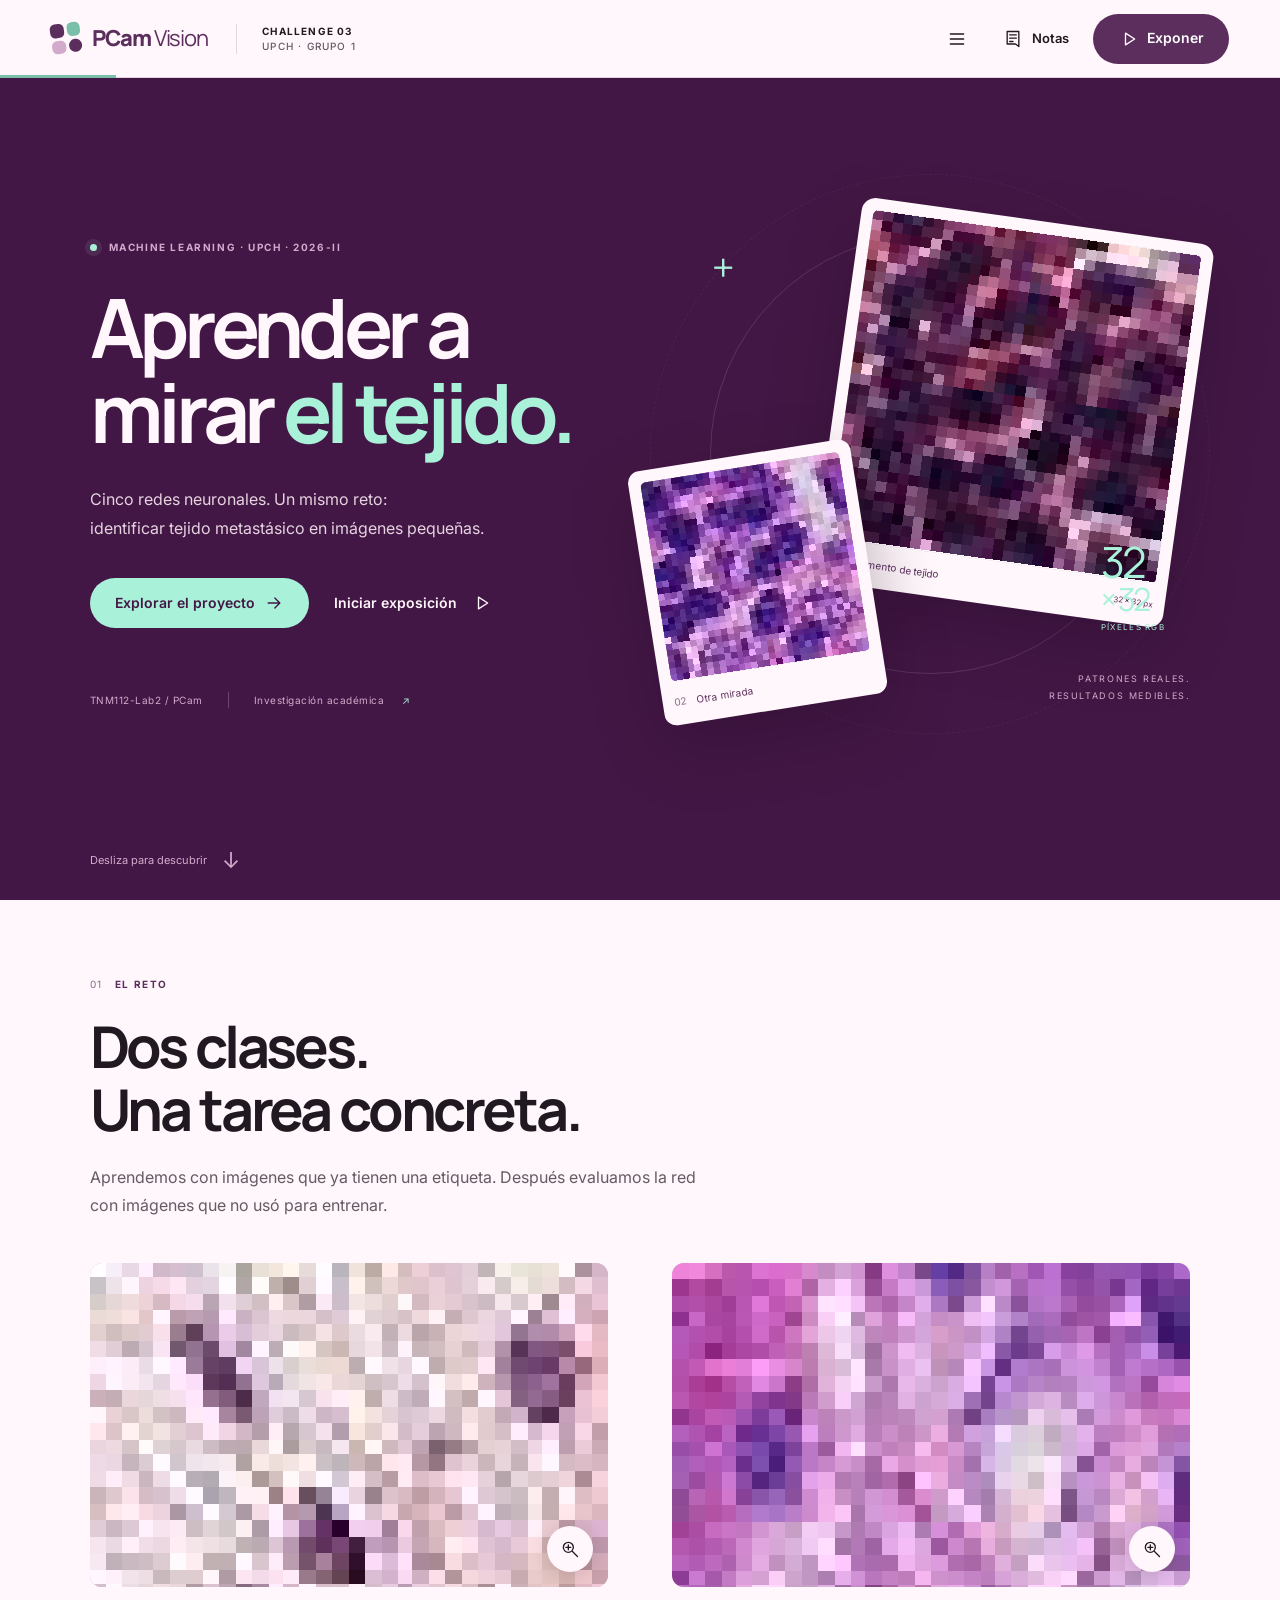
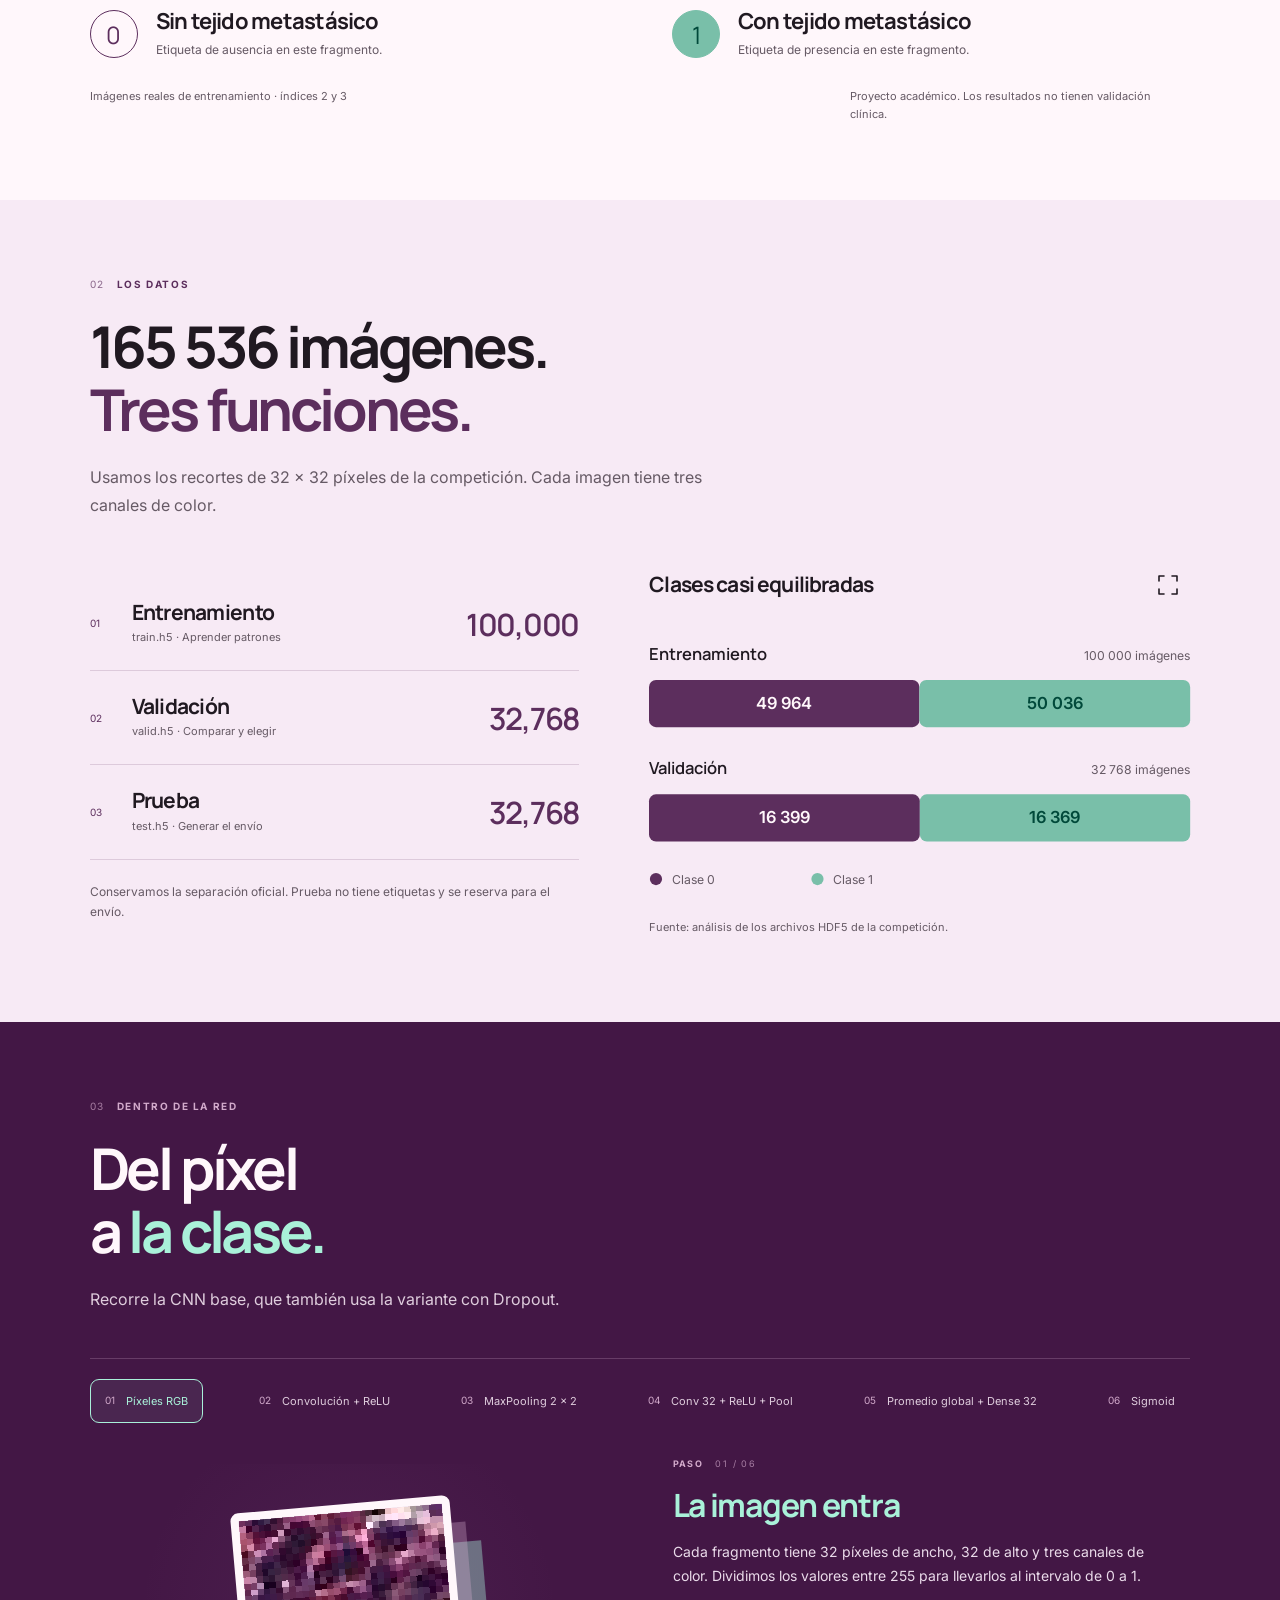
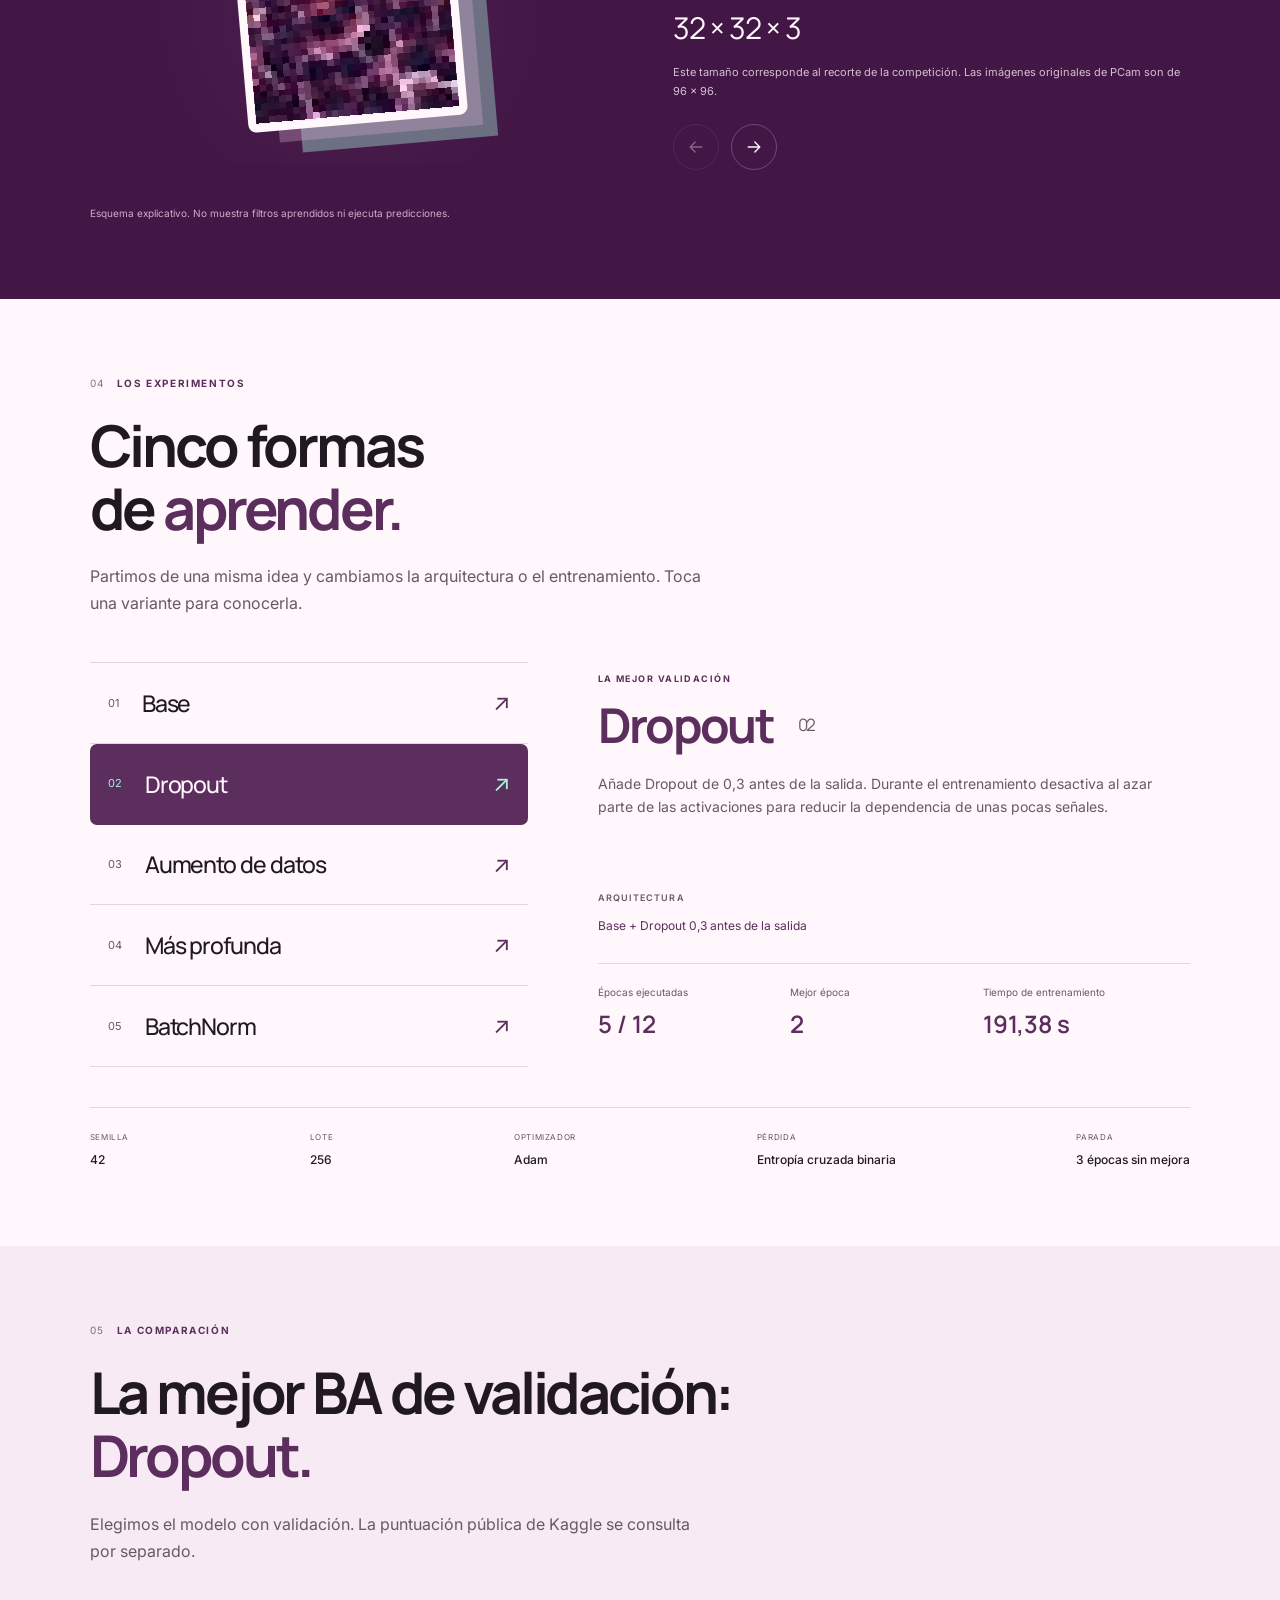
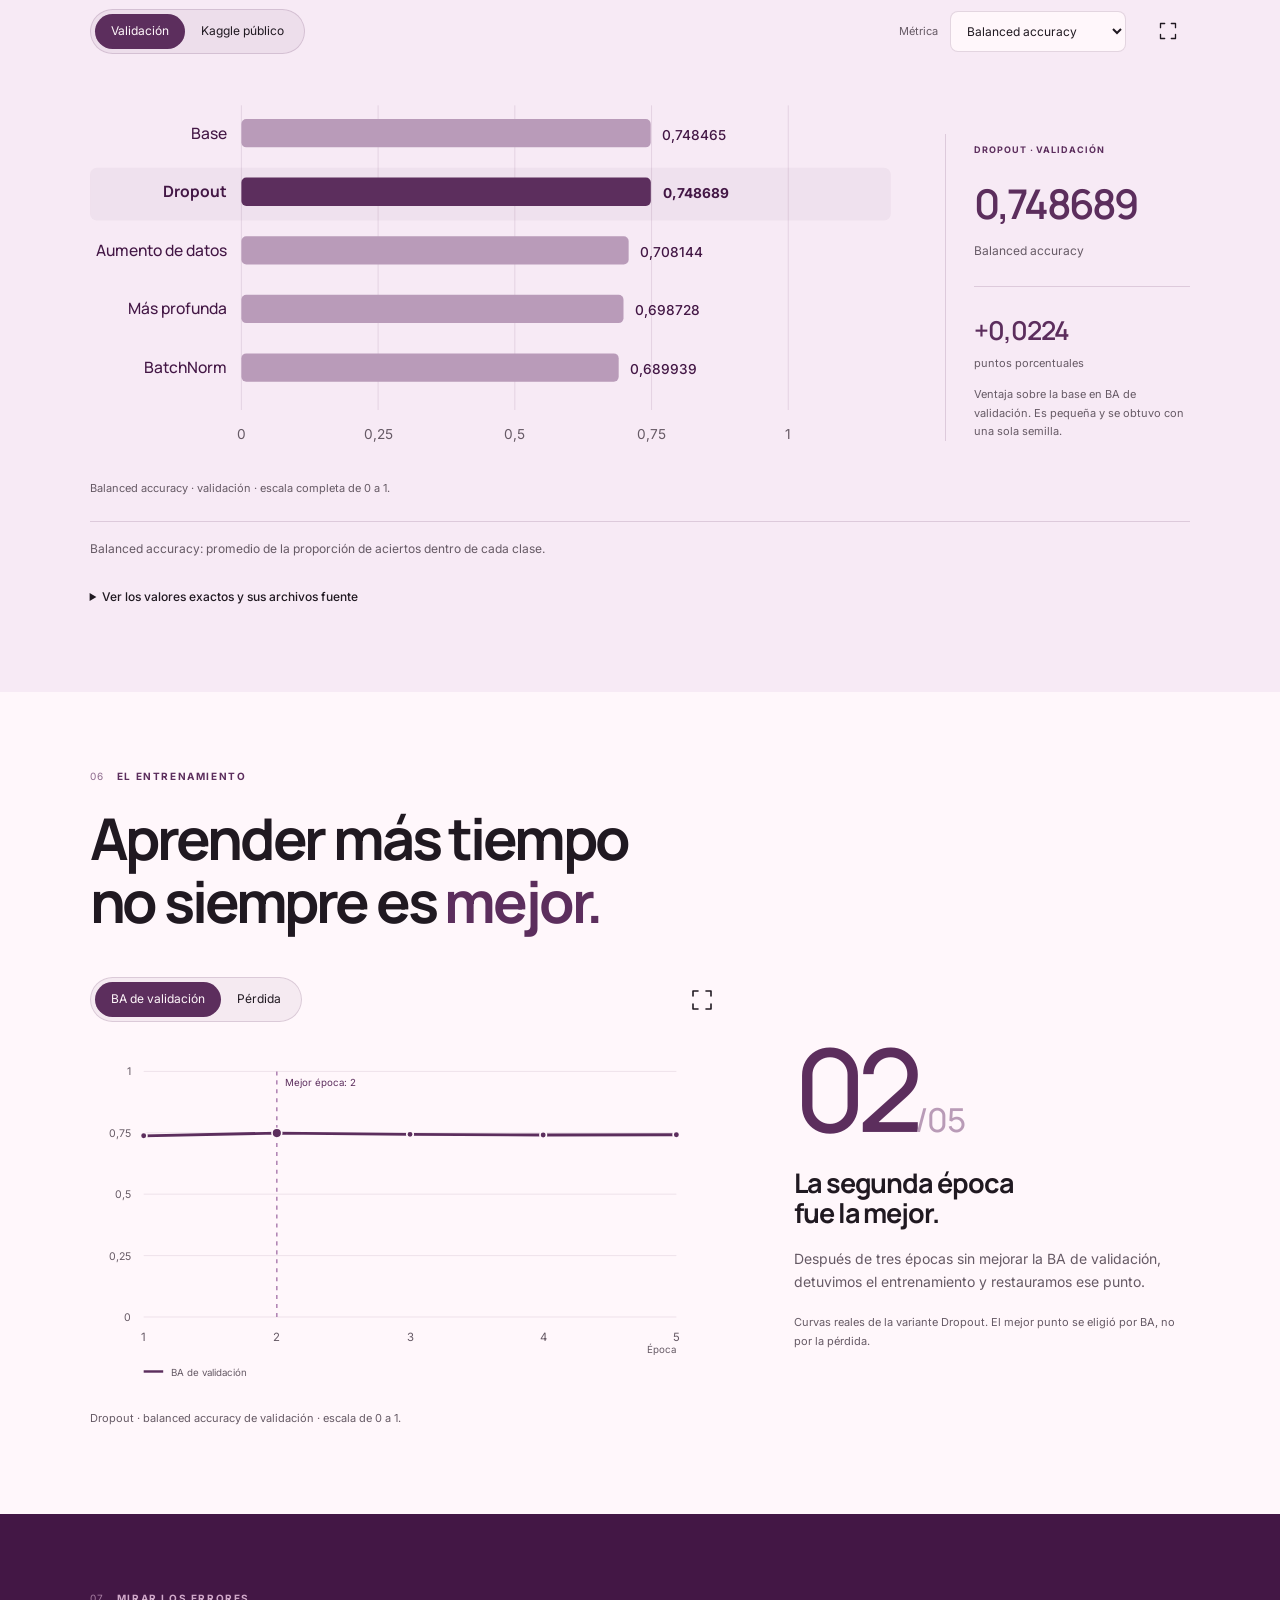
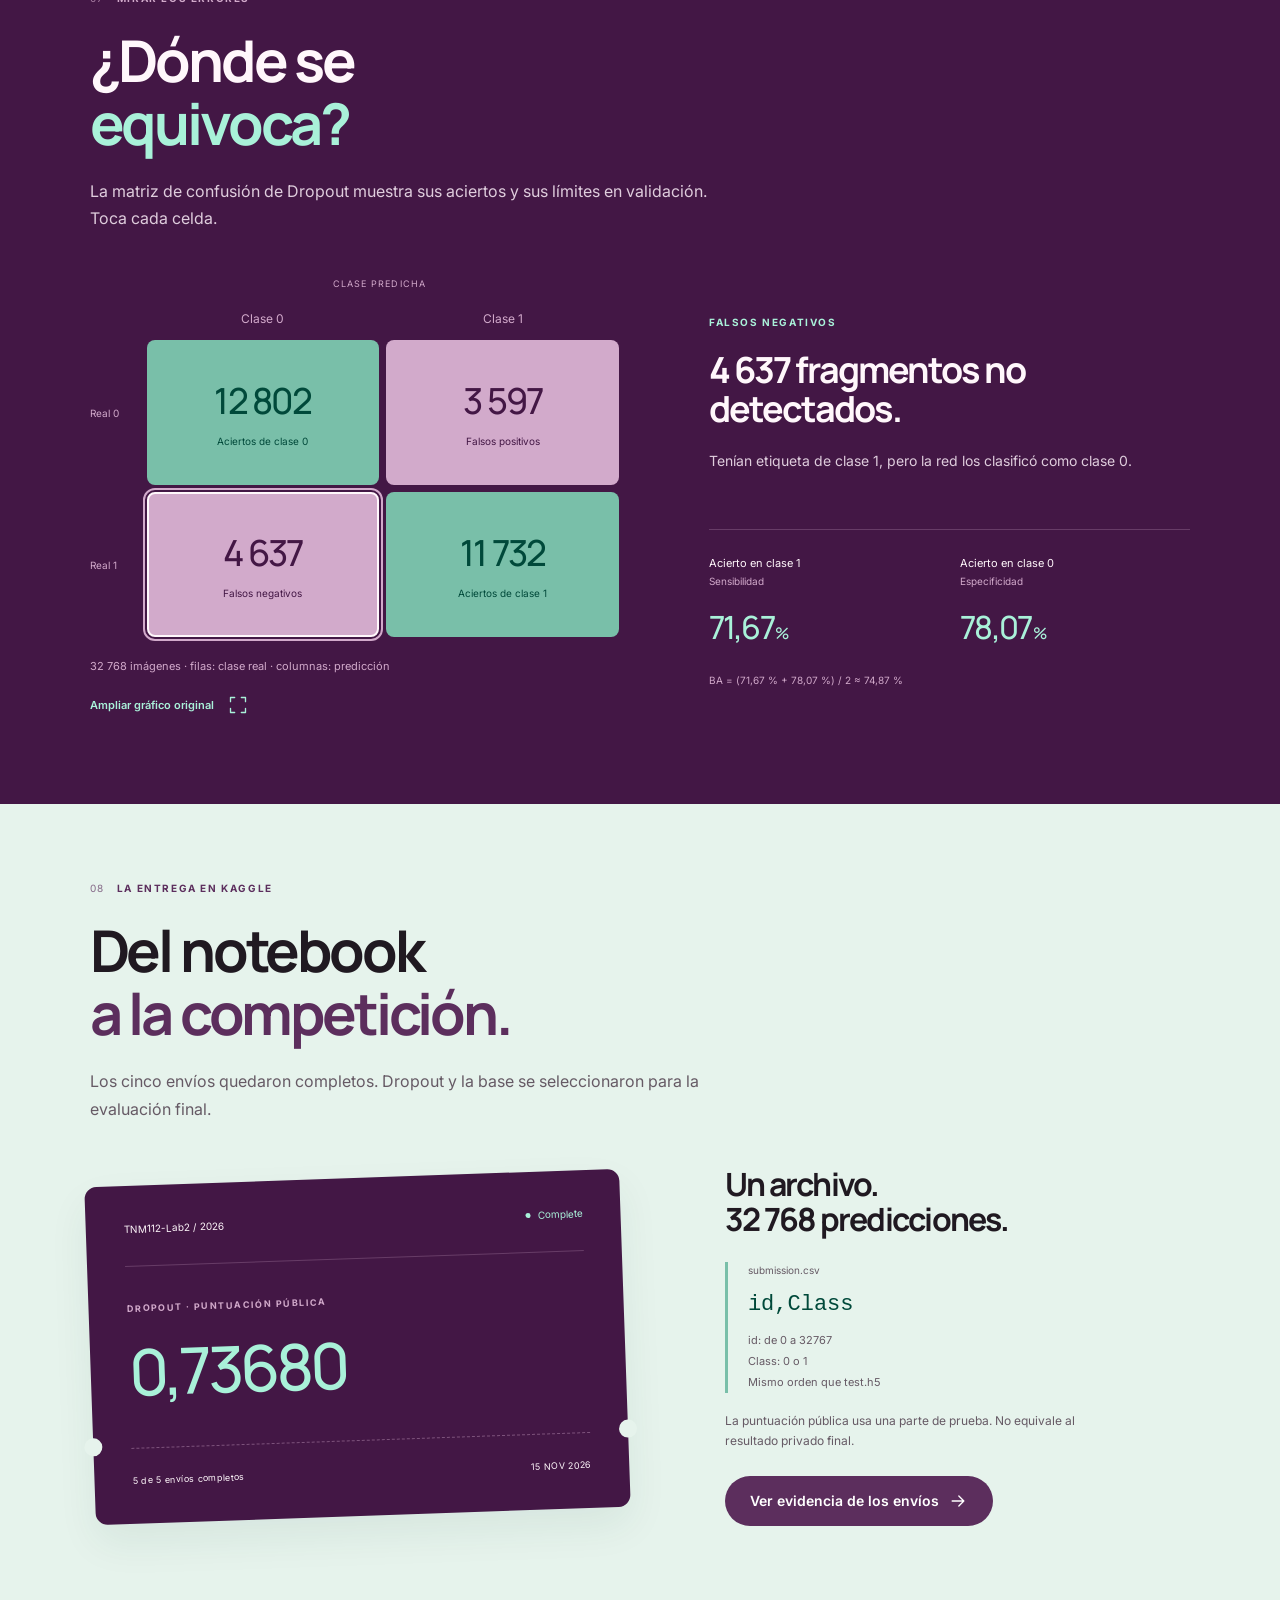
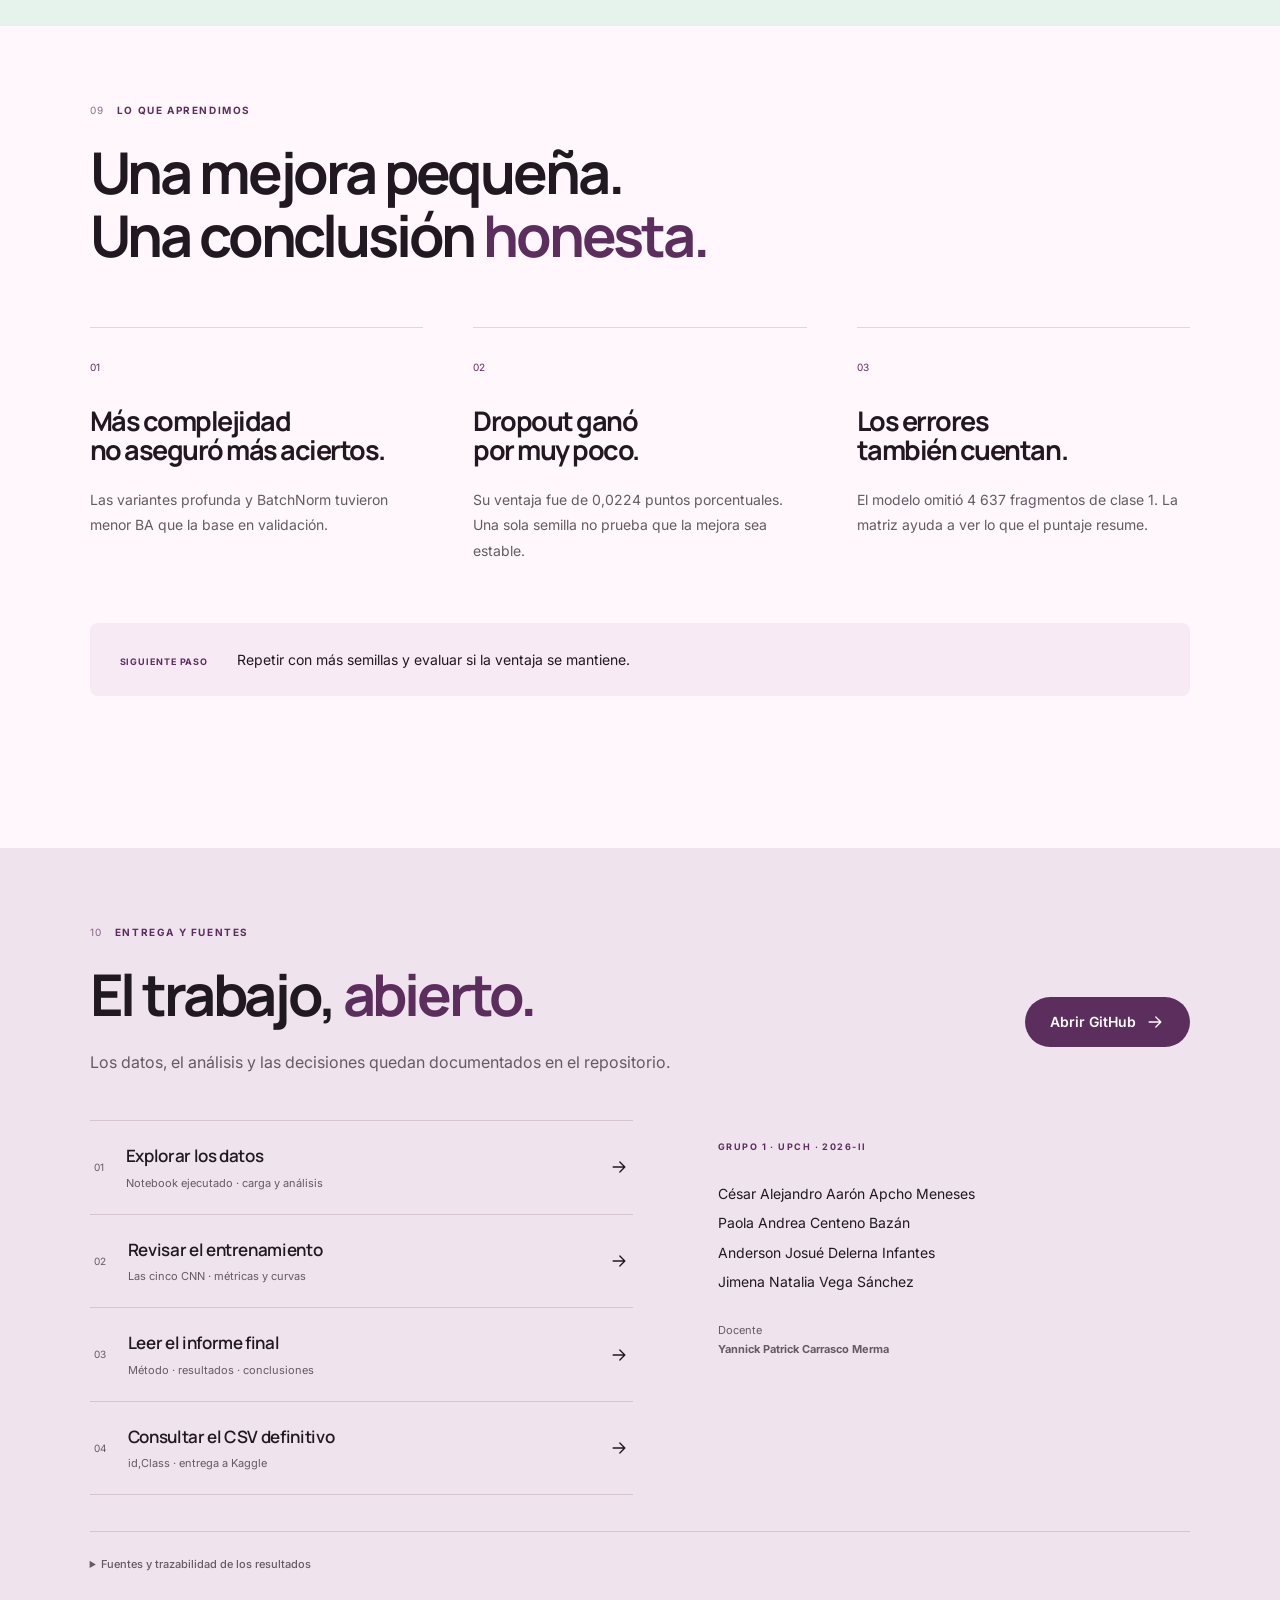
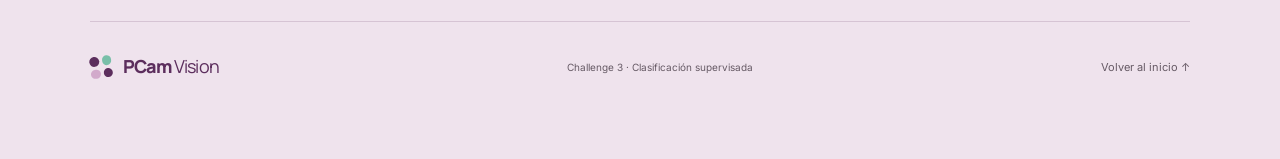
<file: docs/index.html>
<!doctype html>
<html lang="es">
<head>
<meta charset="utf-8">
<meta name="viewport" content="width=device-width,initial-scale=1">
<meta name="theme-color" content="#431745">
<meta name="description" content="Challenge 3 · Grupo 1 UPCH. Explora las imágenes de PCam, recorre una CNN y compara cinco experimentos con sus resultados reales. Incluye modo de exposición y notas.">
<title>PCam Vision · Aprender a mirar el tejido</title>
<link rel="preconnect" href="https://fonts.googleapis.com">
<link rel="preconnect" href="https://fonts.gstatic.com" crossorigin>
<link href="https://fonts.googleapis.com/css2?family=Inter:wght@400;500;600;700&family=Manrope:wght@400;500;600;700;800&display=swap" rel="stylesheet">
<link rel="stylesheet" href="assets/app.css">
<script src="assets/data.js" defer></script>
<script src="assets/app.js" defer></script>
</head>
<body>
<a class="skip-link" href="#contenido">Ir al contenido</a>
<header class="site-header">
<a class="brand" href="#inicio" aria-label="PCam Vision, inicio"><span class="brand-mark" aria-hidden="true"><i></i><i></i><i></i><i></i></span><span>PCam<span class="brand-light"> Vision</span></span></a>
<span class="header-caption">CHALLENGE 03 <span>UPCH · GRUPO 1</span></span>
<nav class="header-actions" aria-label="Herramientas de presentación">
<button id="index-toggle" class="icon-button" aria-label="Abrir índice" aria-controls="site-index" aria-expanded="false" title="Índice"><svg viewBox="0 0 24 24" width="20" height="20" fill="none" stroke="currentColor" stroke-width="1.6" stroke-linecap="round" stroke-linejoin="round" aria-hidden="true"><path d="M4 6h16M4 12h16M4 18h16"/></svg></button>
<button id="notes-toggle" class="quiet-button" aria-controls="speaker-notes" aria-expanded="false"><svg viewBox="0 0 24 24" width="20" height="20" fill="none" stroke="currentColor" stroke-width="1.6" stroke-linecap="round" stroke-linejoin="round" aria-hidden="true"><path d="M5 3h14v18l-4-3H5zM8 7h8M8 11h8M8 15h4"/></svg><span>Notas</span></button>
<button id="mode-toggle" class="pill-button" aria-pressed="false"><svg viewBox="0 0 24 24" width="20" height="20" fill="none" stroke="currentColor" stroke-width="1.6" stroke-linecap="round" stroke-linejoin="round" aria-hidden="true"><path d="m9 5 11 7-11 7z"/></svg><span>Exponer</span></button>
</nav>
<div class="reading-track"><span id="reading-progress"></span></div>
</header>
<nav id="site-index" class="site-index" aria-label="Índice de la presentación" hidden>
<p class="eyebrow">EL RECORRIDO</p>
<a href="#inicio"><span>01</span>Presentación</a><a href="#reto"><span>02</span>El reto</a><a href="#datos"><span>03</span>Los datos</a><a href="#cnn"><span>04</span>La CNN, paso a paso</a><a href="#experimentos"><span>05</span>Los cinco experimentos</a><a href="#comparacion"><span>06</span>Comparación</a><a href="#aprendizaje"><span>07</span>El entrenamiento</a><a href="#errores"><span>08</span>Los errores</a><a href="#kaggle"><span>09</span>Kaggle</a><a href="#conclusiones"><span>10</span>Lo que aprendimos</a><a href="#entrega"><span>11</span>Entrega y fuentes</a>
</nav>
<main id="contenido" tabindex="-1">
<section class="slide hero" id="inicio" aria-labelledby="title-inicio" data-label="Presentación">
<div class="hero-copy">
<p class="eyebrow"><span class="live-dot"></span> MACHINE LEARNING · UPCH · 2026-II</p>
<h1 id="title-inicio">Aprender a<br>mirar <em>el tejido.</em></h1>
<p class="hero-intro">Cinco redes neuronales. Un mismo reto:<br>identificar tejido metastásico en imágenes pequeñas.</p>
<div class="hero-actions"><a class="pill-button mint" href="#reto">Explorar el proyecto <svg viewBox="0 0 24 24" width="20" height="20" fill="none" stroke="currentColor" stroke-width="1.6" stroke-linecap="round" stroke-linejoin="round" aria-hidden="true"><path d="M5 12h14m-6-6 6 6-6 6"/></svg></a><button class="text-button" data-start-presenting>Iniciar exposición <svg viewBox="0 0 24 24" width="20" height="20" fill="none" stroke="currentColor" stroke-width="1.6" stroke-linecap="round" stroke-linejoin="round" aria-hidden="true"><path d="m9 5 11 7-11 7z"/></svg></button></div>
<div class="hero-foot"><span>TNM112-Lab2 / PCam</span><span>Investigación académica <i>↗</i></span></div>
</div>
<div class="hero-art" aria-label="Muestras reales del conjunto de datos">
<div class="orbit orbit-one"></div><div class="orbit orbit-two"></div><span class="art-cross">+</span>
<div class="sample sample-main"><div class="tissue-crop crop-a"><img src="assets/tejidos-pcam.png" alt="Muestra real de entrenamiento, clase 0, índice 0." width="1025" height="1120"></div><span class="sample-label"><b>01</b> Fragmento de tejido <span>32 × 32 px</span></span></div>
<div class="sample sample-small"><div class="tissue-crop crop-b"><img src="assets/tejidos-pcam.png" alt="Muestra real de entrenamiento, clase 1, índice 1." width="1025" height="1120"></div><span class="sample-label"><b>02</b> Otra mirada</span></div>
<span class="art-caption">PATRONES REALES.<br>RESULTADOS MEDIBLES.</span><div class="pixel-stamp"><span>32</span><span>× 32</span><small>PÍXELES RGB</small></div>
</div>
<a href="#reto" class="scroll-cue">Desliza para descubrir <span>↓</span></a>
</section>

<section class="slide paper" id="reto" aria-labelledby="title-reto" data-label="El reto">
<header class="section-head"><p class="eyebrow"><span>01</span> EL RETO</p><h2 id="title-reto">Dos clases.<br>Una tarea concreta.</h2><p class="lead">Aprendemos con imágenes que ya tienen una etiqueta. Después evaluamos la red con imágenes que no usó para entrenar.</p></header>
<div class="class-gallery">
<figure class="class-example"><div class="image-frame"><div class="tissue-crop crop-c"><img src="assets/tejidos-pcam.png" alt="Ejemplo de clase 0: train.h5, índice 2." width="1025" height="1120"></div><button class="zoom-float" data-zoom="#sample-sheet" data-zoom-title="Muestras reales de PCam · archivo de análisis" aria-label="Ampliar las imágenes de tejido"><svg viewBox="0 0 24 24" width="20" height="20" fill="none" stroke="currentColor" stroke-width="1.6" stroke-linecap="round" stroke-linejoin="round" aria-hidden="true"><circle cx="10" cy="10" r="6"/><path d="m15 15 6 6M10 7v6M7 10h6"/></svg></button></div><figcaption><span class="class-number">0</span><div><h3>Sin tejido metastásico</h3><p>Etiqueta de ausencia en este fragmento.</p></div></figcaption></figure>
<figure class="class-example"><div class="image-frame"><div class="tissue-crop crop-d"><img src="assets/tejidos-pcam.png" alt="Ejemplo de clase 1: train.h5, índice 3." width="1025" height="1120"></div><button class="zoom-float" data-zoom="#sample-sheet" data-zoom-title="Muestras reales de PCam · archivo de análisis" aria-label="Ampliar las imágenes de tejido"><svg viewBox="0 0 24 24" width="20" height="20" fill="none" stroke="currentColor" stroke-width="1.6" stroke-linecap="round" stroke-linejoin="round" aria-hidden="true"><circle cx="10" cy="10" r="6"/><path d="m15 15 6 6M10 7v6M7 10h6"/></svg></button></div><figcaption><span class="class-number positive">1</span><div><h3>Con tejido metastásico</h3><p>Etiqueta de presencia en este fragmento.</p></div></figcaption></figure>
</div>
<div class="section-bottom"><span>Imágenes reales de entrenamiento · índices 2 y 3</span><p>Proyecto académico. Los resultados no tienen validación clínica.</p></div>
</section>

<section class="slide lavender" id="datos" aria-labelledby="title-datos" data-label="Los datos">
<header class="section-head"><p class="eyebrow"><span>02</span> LOS DATOS</p><h2 id="title-datos">165 536 imágenes.<br><em>Tres funciones.</em></h2><p class="lead">Usamos los recortes de 32 × 32 píxeles de la competición. Cada imagen tiene tres canales de color.</p></header>
<div class="data-layout">
<div class="split-list"><div class="split-row"><span class="split-index">01</span><div><h3>Entrenamiento</h3><p>train.h5 · Aprender patrones</p></div><strong>100,000</strong></div><div class="split-row"><span class="split-index">02</span><div><h3>Validación</h3><p>valid.h5 · Comparar y elegir</p></div><strong>32,768</strong></div><div class="split-row"><span class="split-index">03</span><div><h3>Prueba</h3><p>test.h5 · Generar el envío</p></div><strong>32,768</strong></div><p class="small-note">Conservamos la separación oficial. Prueba no tiene etiquetas y se reserva para el envío.</p></div>
<figure class="balance-figure"><div class="figure-top"><h3>Clases casi equilibradas</h3><button class="icon-button" data-zoom="#balance-chart" data-zoom-title="Distribución de clases · entrenamiento y validación" aria-label="Ampliar la distribución de clases"><svg viewBox="0 0 24 24" width="20" height="20" fill="none" stroke="currentColor" stroke-width="1.6" stroke-linecap="round" stroke-linejoin="round" aria-hidden="true"><path d="M8 3H3v5m13-5h5v5M3 16v5h5m13-5v5h-5"/></svg></button></div>
<svg id="balance-chart" viewBox="0 0 620 305" role="img" aria-labelledby="balance-title balance-desc"><title id="balance-title">Distribución de clases en entrenamiento y validación</title><desc id="balance-desc">Entrenamiento: clase 0, 49 964; clase 1, 50 036. Validación: clase 0, 16 399; clase 1, 16 369. Ambas clases representan aproximadamente la mitad de cada conjunto.</desc>
<text x="0" y="32" class="chart-heading">Entrenamiento</text><text x="620" y="32" text-anchor="end" class="chart-value">100 000 imágenes</text><rect x="0" y="55" width="309.7768" height="54" rx="8" fill="#5C2E5D"/><rect x="309.7768" y="55" width="310.2232" height="54" rx="8" fill="#79BFA9"/><text x="155" y="88" text-anchor="middle" class="chart-inverse">49 964</text><text x="465" y="88" text-anchor="middle" class="chart-dark">50 036</text>
<text x="0" y="163" class="chart-heading">Validación</text><text x="620" y="163" text-anchor="end" class="chart-value">32 768 imágenes</text><rect x="0" y="186" width="310.2838134765625" height="54" rx="8" fill="#5C2E5D"/><rect x="310.2838134765625" y="186" width="309.7161865234375" height="54" rx="8" fill="#79BFA9"/><text x="155" y="219" text-anchor="middle" class="chart-inverse">16 399</text><text x="465" y="219" text-anchor="middle" class="chart-dark">16 369</text><circle cx="8" cy="283" r="7" fill="#5C2E5D"/><text x="26" y="289" class="chart-value">Clase 0</text><circle cx="193" cy="283" r="7" fill="#79BFA9"/><text x="211" y="289" class="chart-value">Clase 1</text></svg>
<figcaption>Fuente: análisis de los archivos HDF5 de la competición.</figcaption></figure>
</div>
</section>

<section class="slide dark cnn-section" id="cnn" aria-labelledby="title-cnn" data-label="La CNN">
<header class="section-head"><p class="eyebrow"><span>03</span> DENTRO DE LA RED</p><h2 id="title-cnn">Del píxel<br>a <em>la clase.</em></h2><p class="lead">Recorre la CNN base, que también usa la variante con Dropout.</p></header>
<div class="cnn-workbench">
<div id="cnn-steps" class="cnn-steps" role="group" aria-label="Pasos de la CNN"><button data-step="0" aria-pressed="true" class="cnn-step selected"><span>01</span>Píxeles RGB</button><button data-step="1" aria-pressed="false" class="cnn-step"><span>02</span>Convolución + ReLU</button><button data-step="2" aria-pressed="false" class="cnn-step"><span>03</span>MaxPooling 2 × 2</button><button data-step="3" aria-pressed="false" class="cnn-step"><span>04</span>Conv 32 + ReLU + Pool</button><button data-step="4" aria-pressed="false" class="cnn-step"><span>05</span>Promedio global + Dense 32</button><button data-step="5" aria-pressed="false" class="cnn-step"><span>06</span>Sigmoid</button></div>
<div class="cnn-content"><div class="cnn-visual" id="cnn-visual" aria-hidden="true"></div><div class="cnn-explanation" aria-live="polite"><p class="eyebrow">PASO <span id="cnn-counter">01 / 06</span></p><h3 id="cnn-title">La imagen entra</h3><p id="cnn-text">Cada fragmento tiene 32 píxeles de ancho, 32 de alto y tres canales de color. Dividimos los valores entre 255 para llevarlos al intervalo de 0 a 1.</p><p class="tensor" id="cnn-size">32 × 32 × 3</p><p class="small-note" id="cnn-note">Este tamaño corresponde al recorte de la competición. Las imágenes originales de PCam son de 96 × 96.</p><div class="step-navigation"><button id="cnn-prev" class="round-button" aria-label="Paso anterior" disabled><svg viewBox="0 0 24 24" width="20" height="20" fill="none" stroke="currentColor" stroke-width="1.6" stroke-linecap="round" stroke-linejoin="round" aria-hidden="true"><path d="M19 12H5m6-6-6 6 6 6"/></svg></button><button id="cnn-next" class="round-button" aria-label="Paso siguiente"><svg viewBox="0 0 24 24" width="20" height="20" fill="none" stroke="currentColor" stroke-width="1.6" stroke-linecap="round" stroke-linejoin="round" aria-hidden="true"><path d="M5 12h14m-6-6 6 6-6 6"/></svg></button></div></div></div>
<p class="scheme-note">Esquema explicativo. No muestra filtros aprendidos ni ejecuta predicciones.</p></div>
</section>

<section class="slide paper" id="experimentos" aria-labelledby="title-experimentos" data-label="Los experimentos">
<header class="section-head"><p class="eyebrow"><span>04</span> LOS EXPERIMENTOS</p><h2 id="title-experimentos">Cinco formas<br>de <em>aprender.</em></h2><p class="lead">Partimos de una misma idea y cambiamos la arquitectura o el entrenamiento. Toca una variante para conocerla.</p></header>
<div class="experiment-layout"><div class="experiment-list" role="group" aria-label="Seleccionar experimento"><button class="experiment-button" data-model="0" aria-pressed="false"><span>01</span><strong>Base</strong><span class="experiment-arrow">↗</span></button><button class="experiment-button selected" data-model="1" aria-pressed="true"><span>02</span><strong>Dropout</strong><span class="experiment-arrow">↗</span></button><button class="experiment-button" data-model="2" aria-pressed="false"><span>03</span><strong>Aumento de datos</strong><span class="experiment-arrow">↗</span></button><button class="experiment-button" data-model="3" aria-pressed="false"><span>04</span><strong>Más profunda</strong><span class="experiment-arrow">↗</span></button><button class="experiment-button" data-model="4" aria-pressed="false"><span>05</span><strong>BatchNorm</strong><span class="experiment-arrow">↗</span></button></div>
<article class="experiment-detail" aria-live="polite"><p class="eyebrow" id="experiment-tag">La mejor validación</p><h3 id="experiment-name">Dropout<span>02</span></h3><p id="experiment-description">Añade Dropout de 0,3 antes de la salida. Durante el entrenamiento desactiva al azar parte de las activaciones para reducir la dependencia de unas pocas señales.</p><div class="architecture-label">ARQUITECTURA</div><p id="experiment-architecture" class="architecture-line">Base + Dropout 0,3 antes de la salida</p><dl class="experiment-stats"><div><dt>Épocas ejecutadas</dt><dd id="experiment-epochs">5 / 12</dd></div><div><dt>Mejor época</dt><dd id="experiment-best">2</dd></div><div><dt>Tiempo de entrenamiento</dt><dd id="experiment-time">191,38 s</dd></div></dl></article></div>
<div class="training-recipe"><span>SEMILLA <b>42</b></span><span>LOTE <b>256</b></span><span>OPTIMIZADOR <b>Adam</b></span><span>PÉRDIDA <b>Entropía cruzada binaria</b></span><span>PARADA <b>3 épocas sin mejora</b></span></div>
</section>

<section class="slide lavender" id="comparacion" aria-labelledby="title-comparacion" data-label="Comparación">
<header class="section-head"><p class="eyebrow"><span>05</span> LA COMPARACIÓN</p><h2 id="title-comparacion">La mejor BA de validación:<br><em>Dropout.</em></h2><p class="lead">Elegimos el modelo con validación. La puntuación pública de Kaggle se consulta por separado.</p></header>
<div class="chart-controls"><fieldset class="segmented"><legend class="sr-only">Conjunto de evaluación</legend><label><input type="radio" name="score-source" value="validation" checked><span>Validación</span></label><label><input type="radio" name="score-source" value="public"><span>Kaggle público</span></label></fieldset><label class="select-label" for="metric-select">Métrica<select id="metric-select"><option value="balanced_accuracy">Balanced accuracy</option><option value="accuracy">Accuracy</option><option value="precision">Precision</option><option value="recall">Recall</option><option value="f1">F1</option><option value="roc_auc">ROC AUC</option></select></label><button class="icon-button" data-zoom="#comparison-chart" data-zoom-title="Comparación de las cinco CNN" aria-label="Ampliar el gráfico de comparación"><svg viewBox="0 0 24 24" width="20" height="20" fill="none" stroke="currentColor" stroke-width="1.6" stroke-linecap="round" stroke-linejoin="round" aria-hidden="true"><path d="M8 3H3v5m13-5h5v5M3 16v5h5m13-5v5h-5"/></svg></button></div>
<div class="comparison-layout"><figure class="comparison-figure"><svg id="comparison-chart" viewBox="0 0 820 390" role="img" aria-labelledby="comparison-chart-title comparison-chart-desc"></svg><figcaption id="comparison-caption">Balanced accuracy de validación · escala completa de 0 a 1.</figcaption></figure><aside class="result-callout"><span class="callout-label" id="score-label">DROPOUT · VALIDACIÓN</span><strong id="score-highlight">0,748689</strong><p id="score-description">Balanced accuracy</p><div class="callout-divider"></div><span class="delta">+0,0224 <small>puntos porcentuales</small></span><p class="small-note">Ventaja sobre la base en BA de validación. Es pequeña y se obtuvo con una sola semilla.</p></aside></div>
<p id="metric-explainer" class="metric-explainer" aria-live="polite">Balanced accuracy: promedio del acierto dentro de cada clase.</p>
<details class="data-table"><summary>Ver los valores exactos y sus archivos fuente</summary><div class="table-scroll"><table><caption>Métricas de validación y puntuación pública de Kaggle</caption><thead><tr><th>Modelo</th><th>BA validación</th><th>Accuracy</th><th>Precision</th><th>Recall</th><th>F1</th><th>ROC AUC</th><th>Kaggle público</th></tr></thead><tbody><tr><th>Base</th><td>0.748465</td><td>0.748474</td><td>0.753004</td><td>0.738836</td><td>0.745853</td><td>0.828812</td><td>0.73509</td></tr><tr><th>Dropout</th><td>0.748689</td><td>0.748718</td><td>0.765347</td><td>0.716721</td><td>0.740236</td><td>0.831596</td><td>0.73680</td></tr><tr><th>Aumento de datos</th><td>0.708144</td><td>0.708282</td><td>0.797848</td><td>0.557212</td><td>0.656163</td><td>0.788403</td><td>0.67441</td></tr><tr><th>Más profunda</th><td>0.698728</td><td>0.698853</td><td>0.772945</td><td>0.562343</td><td>0.651036</td><td>0.785630</td><td>0.67547</td></tr><tr><th>BatchNorm</th><td>0.689939</td><td>0.690186</td><td>0.910797</td><td>0.421040</td><td>0.575869</td><td>0.863333</td><td>0.65238</td></tr></tbody></table></div><p><a href="https://github.com/pao25-ing/Challenge3-MachineLearning/blob/main/results/cnn/metricas_validacion.csv">Métricas de validación ↗</a> · <a href="https://github.com/pao25-ing/Challenge3-MachineLearning/blob/main/results/cnn/envios_kaggle.csv">Registro de Kaggle ↗</a></p></details>
</section>

<section class="slide paper" id="aprendizaje" aria-labelledby="title-aprendizaje" data-label="El entrenamiento">
<header class="section-head"><p class="eyebrow"><span>06</span> EL ENTRENAMIENTO</p><h2 id="title-aprendizaje">Aprender más tiempo<br>no siempre es <em>mejor.</em></h2></header>
<div class="learning-layout"><figure class="learning-figure"><div class="figure-top"><fieldset class="segmented"><legend class="sr-only">Curva de entrenamiento</legend><label><input type="radio" name="learning-metric" value="balanced" checked><span>BA de validación</span></label><label><input type="radio" name="learning-metric" value="loss"><span>Pérdida</span></label></fieldset><button class="icon-button" data-zoom="#learning-chart" data-zoom-title="Evolución de Dropout durante el entrenamiento" aria-label="Ampliar las curvas de aprendizaje"><svg viewBox="0 0 24 24" width="20" height="20" fill="none" stroke="currentColor" stroke-width="1.6" stroke-linecap="round" stroke-linejoin="round" aria-hidden="true"><path d="M8 3H3v5m13-5h5v5M3 16v5h5m13-5v5h-5"/></svg></button></div><svg id="learning-chart" viewBox="0 0 780 420" role="img" aria-labelledby="learning-title learning-desc"></svg><figcaption id="learning-caption">Dropout · cinco épocas ejecutadas · escala de 0 a 1.</figcaption></figure>
<div class="learning-story"><span class="huge-number">02<span>/05</span></span><h3>La segunda época<br>fue la mejor.</h3><p>Después de tres épocas sin mejorar la BA de validación, detuvimos el entrenamiento y restauramos ese punto.</p><p class="small-note">Curvas reales de la variante Dropout. El mejor punto se eligió por BA, no por la pérdida.</p></div></div>
</section>

<section class="slide dark" id="errores" aria-labelledby="title-errores" data-label="Los errores">
<header class="section-head"><p class="eyebrow"><span>07</span> MIRAR LOS ERRORES</p><h2 id="title-errores">¿Dónde se<br><em>equivoca?</em></h2><p class="lead">La matriz de confusión de Dropout muestra sus aciertos y sus límites en validación. Toca cada celda.</p></header>
<div class="error-layout"><figure class="matrix-figure"><div class="matrix-col-label">CLASE PREDICHA</div><div class="matrix"><span></span><span class="matrix-heading">Clase 0</span><span class="matrix-heading">Clase 1</span><span class="matrix-heading row-heading">Real 0</span><button data-cell="0" class="matrix-cell correct"><strong>12 802</strong><span>Aciertos de clase 0</span></button><button data-cell="1" class="matrix-cell incorrect"><strong>3 597</strong><span>Falsos positivos</span></button><span class="matrix-heading row-heading">Real 1</span><button data-cell="2" class="matrix-cell incorrect selected" aria-pressed="true"><strong>4 637</strong><span>Falsos negativos</span></button><button data-cell="3" class="matrix-cell correct"><strong>11 732</strong><span>Aciertos de clase 1</span></button></div><figcaption>32 768 imágenes · filas: clase real · columnas: predicción</figcaption><button class="text-button light" data-zoom="#matrix-original" data-zoom-title="Matriz de confusión de Dropout · validación">Ampliar gráfico original <svg viewBox="0 0 24 24" width="20" height="20" fill="none" stroke="currentColor" stroke-width="1.6" stroke-linecap="round" stroke-linejoin="round" aria-hidden="true"><path d="M8 3H3v5m13-5h5v5M3 16v5h5m13-5v5h-5"/></svg></button></figure>
<div class="error-story"><p class="eyebrow" id="cell-label">FALSOS NEGATIVOS</p><h3 id="cell-title">4 637 fragmentos<br>no detectados.</h3><p id="cell-description" aria-live="polite">Tenían etiqueta de clase 1, pero la red los clasificó como clase 0.</p><dl class="error-stats"><div><dt>Acierto en clase 1<br><span>Sensibilidad</span></dt><dd>71,67<small> %</small></dd></div><div><dt>Acierto en clase 0<br><span>Especificidad</span></dt><dd>78,07<small> %</small></dd></div></dl><p class="formula">BA = (71,67 % + 78,07 %) / 2 ≈ 74,87 %</p></div></div>
</section>

<section class="slide mint-paper" id="kaggle" aria-labelledby="title-kaggle" data-label="Kaggle">
<header class="section-head"><p class="eyebrow"><span>08</span> LA ENTREGA EN KAGGLE</p><h2 id="title-kaggle">Del notebook<br><em>a la competición.</em></h2><p class="lead">Los cinco envíos quedaron completos. Dropout y la base se seleccionaron para la evaluación final.</p></header>
<div class="kaggle-layout"><div class="submission-receipt"><div class="receipt-top"><span>TNM112-Lab2 / 2026</span><span class="status-dot">Complete</span></div><p class="eyebrow">DROPOUT · PUNTUACIÓN PÚBLICA</p><strong class="receipt-score">0,73680</strong><div class="receipt-bottom"><span>5 de 5 envíos completos</span><span>15 NOV 2026</span></div></div><div class="submission-info"><h3>Un archivo.<br>32 768 predicciones.</h3><div class="csv-sample"><span>submission.csv</span><code>id,Class</code><p>id: de 0 a 32767<br>Class: 0 o 1<br>Mismo orden que test.h5</p></div><p class="small-note">La puntuación pública usa una parte de prueba. No equivale al resultado privado final.</p><a class="pill-button plum" href="https://github.com/pao25-ing/Challenge3-MachineLearning/blob/main/docs/ENTREGA_KAGGLE.md">Ver evidencia de los envíos <svg viewBox="0 0 24 24" width="20" height="20" fill="none" stroke="currentColor" stroke-width="1.6" stroke-linecap="round" stroke-linejoin="round" aria-hidden="true"><path d="M5 12h14m-6-6 6 6-6 6"/></svg></a></div></div>
</section>

<section class="slide paper conclusion" id="conclusiones" aria-labelledby="title-conclusiones" data-label="Conclusiones">
<header class="section-head"><p class="eyebrow"><span>09</span> LO QUE APRENDIMOS</p><h2 id="title-conclusiones">Una mejora pequeña.<br>Una conclusión <em>honesta.</em></h2></header>
<div class="takeaways"><article><span>01</span><h3>Más complejidad<br>no aseguró más aciertos.</h3><p>Las variantes profunda y BatchNorm tuvieron menor BA que la base en validación.</p></article><article><span>02</span><h3>Dropout ganó<br>por muy poco.</h3><p>Su ventaja fue de 0,0224 puntos porcentuales. Una sola semilla no prueba que la mejora sea estable.</p></article><article><span>03</span><h3>Los errores<br>también cuentan.</h3><p>El modelo omitió 4 637 fragmentos de clase 1. La matriz ayuda a ver lo que el puntaje resume.</p></article></div>
<p class="next-step"><span>SIGUIENTE PASO</span> Repetir con más semillas y evaluar si la ventaja se mantiene.</p>
</section>

<section class="slide final-section" id="entrega" aria-labelledby="title-entrega" data-label="Entrega y fuentes">
<div class="final-top"><header class="section-head"><p class="eyebrow"><span>10</span> ENTREGA Y FUENTES</p><h2 id="title-entrega">El trabajo, <em>abierto.</em></h2><p class="lead">Los datos, el análisis y las decisiones quedan documentados en el repositorio.</p></header><a class="pill-button plum" href="https://github.com/pao25-ing/Challenge3-MachineLearning">Abrir GitHub <svg viewBox="0 0 24 24" width="20" height="20" fill="none" stroke="currentColor" stroke-width="1.6" stroke-linecap="round" stroke-linejoin="round" aria-hidden="true"><path d="M5 12h14m-6-6 6 6-6 6"/></svg></a></div>
<div class="delivery-layout"><div class="delivery-links"><a href="https://github.com/pao25-ing/Challenge3-MachineLearning/blob/main/notebooks/01_analisis_dataset.ipynb"><span>01</span><div><strong>Explorar los datos</strong><small>Notebook ejecutado · carga y análisis</small></div><svg viewBox="0 0 24 24" width="20" height="20" fill="none" stroke="currentColor" stroke-width="1.6" stroke-linecap="round" stroke-linejoin="round" aria-hidden="true"><path d="M5 12h14m-6-6 6 6-6 6"/></svg></a><a href="https://github.com/pao25-ing/Challenge3-MachineLearning/blob/main/notebooks/02_entrenamiento_cnn.ipynb"><span>02</span><div><strong>Revisar el entrenamiento</strong><small>Las cinco CNN · métricas y curvas</small></div><svg viewBox="0 0 24 24" width="20" height="20" fill="none" stroke="currentColor" stroke-width="1.6" stroke-linecap="round" stroke-linejoin="round" aria-hidden="true"><path d="M5 12h14m-6-6 6 6-6 6"/></svg></a><a href="https://github.com/pao25-ing/Challenge3-MachineLearning/blob/main/Documentaci%C3%B3n/INFORME_FINAL.md"><span>03</span><div><strong>Leer el informe final</strong><small>Método · resultados · conclusiones</small></div><svg viewBox="0 0 24 24" width="20" height="20" fill="none" stroke="currentColor" stroke-width="1.6" stroke-linecap="round" stroke-linejoin="round" aria-hidden="true"><path d="M5 12h14m-6-6 6 6-6 6"/></svg></a><a href="https://github.com/pao25-ing/Challenge3-MachineLearning/blob/main/results/cnn/submission.csv"><span>04</span><div><strong>Consultar el CSV definitivo</strong><small>id,Class · entrega a Kaggle</small></div><svg viewBox="0 0 24 24" width="20" height="20" fill="none" stroke="currentColor" stroke-width="1.6" stroke-linecap="round" stroke-linejoin="round" aria-hidden="true"><path d="M5 12h14m-6-6 6 6-6 6"/></svg></a></div>
<div class="team"><p class="eyebrow">GRUPO 1 · UPCH · 2026-II</p><ul><li>César Alejandro Aarón Apcho Meneses</li><li>Paola Andrea Centeno Bazán</li><li>Anderson Josué Delerna Infantes</li><li>Jimena Natalia Vega Sánchez</li></ul><p class="small-note">Docente<br><strong>Yannick Patrick Carrasco Merma</strong></p></div></div>
<details class="references"><summary>Fuentes y trazabilidad de los resultados</summary><ol><li><a href="https://www.kaggle.com/competitions/tnm-112-lab-2-2026">TNM112-Lab2 (2026) · competición y reglas.</a></li><li><a href="https://patchcamelyon.grand-challenge.org/">PatchCamelyon · conjunto de datos original.</a></li><li><a href="https://arxiv.org/abs/1806.03962">Veeling et al. (2018) · Rotation Equivariant CNNs for Digital Pathology.</a></li><li><a href="https://scikit-learn.org/stable/modules/generated/sklearn.metrics.balanced_accuracy_score.html">Scikit-learn · definición de balanced accuracy.</a></li></ol><p>Resultados: <a href="https://github.com/pao25-ing/Challenge3-MachineLearning/tree/main/results/cnn">results/cnn</a>. Imágenes y conteos: <a href="https://github.com/pao25-ing/Challenge3-MachineLearning/blob/main/notebooks/01_analisis_dataset.ipynb">notebook 01</a>. Registro de Kaggle: 15 de noviembre de 2026. Las figuras de la CNN son esquemas explicativos.</p></details>
<footer class="site-footer"><a class="brand" href="#inicio"><span class="brand-mark" aria-hidden="true"><i></i><i></i><i></i><i></i></span><span>PCam<span class="brand-light"> Vision</span></span></a><span>Challenge 3 · Clasificación supervisada</span><a href="#inicio">Volver al inicio ↑</a></footer>
</section>
</main>
<aside id="speaker-notes" class="speaker-notes" aria-labelledby="notes-heading" hidden><div class="notes-top"><span class="eyebrow">APOYO PARA EXPONER</span><button id="notes-close" class="icon-button" aria-label="Cerrar notas"><svg viewBox="0 0 24 24" width="20" height="20" fill="none" stroke="currentColor" stroke-width="1.6" stroke-linecap="round" stroke-linejoin="round" aria-hidden="true"><path d="m6 6 12 12M6 18 18 6"/></svg></button></div><h2 id="notes-heading">Presentación</h2><p id="notes-body">Somos el Grupo 1 de Machine Learning de la UPCH. Estudiamos si una red neuronal convolucional puede distinguir fragmentos con y sin tejido metastásico en el reto TNM112-Lab2. Vamos a explicar los datos, las cinco variantes y los resultados reales.</p><p class="notes-hint">Las notas siguen la sección que estás viendo.<br>Si compartes toda la pantalla, también serán visibles.</p></aside>
<nav class="presentation-controls" aria-label="Navegación de exposición" hidden><button id="slide-prev" class="round-button" aria-label="Diapositiva anterior"><svg viewBox="0 0 24 24" width="20" height="20" fill="none" stroke="currentColor" stroke-width="1.6" stroke-linecap="round" stroke-linejoin="round" aria-hidden="true"><path d="M19 12H5m6-6-6 6 6 6"/></svg></button><span id="slide-position" aria-live="polite">01 / 11</span><span id="slide-label">Presentación</span><button id="slide-next" class="round-button" aria-label="Diapositiva siguiente"><svg viewBox="0 0 24 24" width="20" height="20" fill="none" stroke="currentColor" stroke-width="1.6" stroke-linecap="round" stroke-linejoin="round" aria-hidden="true"><path d="M5 12h14m-6-6 6 6-6 6"/></svg></button><span class="control-divider"></span><button id="fullscreen-toggle" class="icon-button" aria-label="Pantalla completa" aria-pressed="false" title="Pantalla completa"><svg viewBox="0 0 24 24" width="20" height="20" fill="none" stroke="currentColor" stroke-width="1.6" stroke-linecap="round" stroke-linejoin="round" aria-hidden="true"><path d="M8 3H3v5m13-5h5v5M3 16v5h5m13-5v5h-5"/></svg></button><button id="end-presentation" class="quiet-button">Salir <kbd>Esc</kbd></button></nav>
<dialog id="zoom-dialog" class="zoom-dialog" aria-labelledby="zoom-heading"><div class="zoom-top"><h2 id="zoom-heading">Vista ampliada</h2><button id="zoom-close" class="round-button" aria-label="Cerrar vista ampliada"><svg viewBox="0 0 24 24" width="20" height="20" fill="none" stroke="currentColor" stroke-width="1.6" stroke-linecap="round" stroke-linejoin="round" aria-hidden="true"><path d="m6 6 12 12M6 18 18 6"/></svg></button></div><div id="zoom-content" class="zoom-content"></div><p class="zoom-hint">Puedes desplazarte si la imagen supera el tamaño de la pantalla. Esc para cerrar.</p></dialog>
<div hidden id="figure-sources"><img id="sample-sheet" src="assets/tejidos-pcam.png" width="1025" height="1120" alt="Dieciséis muestras reales de PCam, agrupadas por entrenamiento y validación, clases 0 y 1, con sus índices originales."><img id="matrix-original" src="assets/matriz-confusion.png" alt="Matriz de confusión de Dropout. Real 0: 12802 predichos 0 y 3597 predichos 1. Real 1: 4637 predichos 0 y 11732 predichos 1."></div>
<p id="app-status" class="sr-only" role="status"></p>
<noscript><div class="noscript-message">Puedes leer el contenido y consultar la tabla de resultados. Activa JavaScript para usar el modo de exposición, las notas, la ampliación y los gráficos interactivos.</div></noscript>
</body>
</html>
</file>
<file: docs/assets/app.css>
:root{--plum:#5c2e5d;--deep:#431745;--lilac:#d2aacb;--lavender:#f7eaf5;--mint:#79bfa9;--mint-light:#a9f1d9;--mint-deep:#00493a;--paper:#fff7fb;--ink:#201921;--muted:#665a65;--line:rgba(92,46,93,.17);--header:78px;--body:"Inter",system-ui,sans-serif;--heading:"Manrope",system-ui,sans-serif}
*{box-sizing:border-box}html{scroll-behavior:smooth;scroll-padding-top:0}body{margin:0;background:var(--paper);color:var(--ink);font:16px/1.65 var(--body);-webkit-font-smoothing:antialiased}button,input,select{font:inherit}button,a,select{-webkit-tap-highlight-color:transparent}button,a{touch-action:manipulation}button{cursor:pointer}button:disabled{cursor:default;opacity:.35}button{color:inherit}a{color:inherit;text-underline-offset:4px}img,svg{max-width:100%}img{display:block}button svg,a svg{flex-shrink:0}h1,h2,h3,p,figure{margin:0}h1,h2,h3{font-family:var(--heading);line-height:1.1;letter-spacing:-.055em;font-weight:700}h1{font-size:clamp(3.5rem,6.4vw,7.15rem);line-height:1.04;letter-spacing:-.065em}h2{font-size:clamp(2.5rem,4.5vw,4.8rem)}h3{font-size:1.5rem}em{font-style:normal;color:var(--plum)}[hidden]{display:none!important}:focus-visible{outline:3px solid #16856a;outline-offset:5px}.dark :focus-visible,.hero :focus-visible{outline-color:var(--mint-light)}.sr-only{position:absolute;width:1px;height:1px;padding:0;margin:-1px;overflow:hidden;clip:rect(0,0,0,0);white-space:nowrap;border:0}.skip-link{position:fixed;top:-100px;left:16px;z-index:200;padding:14px 22px;background:var(--mint-light);color:var(--deep);border-radius:8px}.skip-link:focus{top:10px}
.site-header{height:var(--header);position:fixed;inset:0 0 auto;display:flex;align-items:center;gap:28px;padding:0 clamp(20px,4vw,64px);z-index:60;background:rgba(255,247,251,.96);border-bottom:1px solid var(--line)}.brand{display:inline-flex;align-items:center;gap:11px;font-family:var(--heading);font-size:22px;font-weight:800;letter-spacing:-.05em;text-decoration:none;color:var(--plum);white-space:nowrap}.brand-light{font-weight:400}.brand-mark{width:30px;height:30px;display:grid;grid-template-columns:1fr 1fr;gap:3px;transform:rotate(-8deg)}.brand-mark i{background:var(--plum);border-radius:5px}.brand-mark i:nth-child(2){background:var(--mint)}.brand-mark i:nth-child(3){background:var(--lilac)}.brand-mark i:nth-child(4){border-radius:50%;background:var(--plum)}.header-caption{font-size:10px;font-weight:700;letter-spacing:.12em;line-height:1.5;border-left:1px solid var(--line);padding-left:25px}.header-caption span{display:block;font-weight:500;color:var(--muted)}.header-actions{margin-left:auto;display:flex;gap:10px;align-items:center}.icon-button,.quiet-button,.pill-button,.text-button,.round-button{border:0;display:inline-flex;align-items:center;justify-content:center;gap:9px;text-decoration:none;line-height:1.3;transition:background .2s,transform .2s;min-height:44px}.icon-button{padding:10px;background:transparent;border-radius:50%;width:44px}.icon-button:hover{background:rgba(92,46,93,.08)}.quiet-button{padding:10px 14px;background:transparent;border-radius:30px;font-size:13px;font-weight:600}.quiet-button:hover{background:rgba(92,46,93,.08)}.pill-button{padding:15px 25px;background:var(--plum);color:white;border-radius:40px;font-weight:600;font-size:14px}.pill-button:hover{background:var(--deep);transform:translateY(-2px)}.pill-button.mint{background:var(--mint-light);color:var(--deep)}.pill-button.mint:hover{background:#c4ffe9}.pill-button.plum{background:var(--plum);color:white}.text-button{background:transparent;padding:12px 0;font-size:14px;font-weight:600;color:var(--plum);gap:14px}.text-button.light{color:var(--mint-light)}.round-button{height:46px;width:46px;border-radius:50%;border:1px solid var(--line);background:transparent}.round-button:hover:not(:disabled){background:var(--lavender);color:var(--plum)}.reading-track{height:3px;position:absolute;left:0;bottom:-1px;width:100%;pointer-events:none}.reading-track span{display:block;height:100%;width:0;background:var(--mint);transition:width .25s}.site-index{position:fixed;right:clamp(12px,4vw,64px);top:calc(var(--header) + 12px);width:340px;max-width:calc(100vw - 24px);max-height:calc(100dvh - 110px);overflow:auto;z-index:65;background:var(--paper);padding:25px;border:1px solid var(--line);border-radius:18px;box-shadow:0 16px 60px #43174520}.site-index .eyebrow{margin-bottom:14px}.site-index a{display:flex;gap:18px;align-items:center;padding:9px 10px;border-radius:6px;text-decoration:none;font-size:14px}.site-index a:hover,.site-index a[aria-current]{background:var(--lavender);color:var(--plum)}.site-index a span{font-size:11px;color:var(--muted)}
main{padding-top:var(--header)}.slide{position:relative;padding:clamp(54px,6vw,100px) clamp(24px,7vw,112px);min-height:calc(100svh - var(--header));scroll-margin-top:var(--header);overflow:hidden}.paper{background:var(--paper)}.lavender{background:var(--lavender)}.mint-paper{background:#e6f3ec}.dark{background:var(--deep);color:var(--paper)}.eyebrow{font-size:10px;letter-spacing:.16em;font-weight:700;line-height:1.5;display:flex;align-items:center;gap:12px;text-transform:uppercase}.eyebrow>span:first-child:not(.live-dot){font-weight:400;opacity:.7}.section-head{margin-bottom:44px;max-width:1000px}.section-head .eyebrow{margin-bottom:23px;color:var(--plum)}.section-head h2+ .lead{margin-top:23px}.lead{max-width:620px;color:var(--muted);font-size:16px;line-height:1.7}.dark .lead{color:#dfcddd}.dark em{color:var(--mint-light)}.dark .eyebrow,.hero .eyebrow{color:var(--lilac)}.small-note{font-size:12px;line-height:1.7;color:var(--muted)}.dark .small-note{color:#d6bed2}.section-bottom{display:flex;gap:25px;justify-content:space-between;margin-top:27px;color:var(--muted);font-size:11px}.section-bottom p{max-width:340px}.hero{display:grid;grid-template-columns:1.1fr 1fr;align-items:center;gap:30px;background:var(--deep);color:var(--paper);padding-top:65px;padding-bottom:95px;min-height:calc(100svh - var(--header))}.hero-copy{z-index:2}.hero .eyebrow{margin-bottom:30px}.live-dot{height:7px;width:7px;background:var(--mint-light);border-radius:50%;box-shadow:0 0 0 5px #a9f1d916}.hero em{color:var(--mint-light)}.hero-intro{font-size:16px;line-height:1.8;color:#e5d3e0;margin-top:30px;max-width:510px}.hero-actions{display:flex;gap:25px;align-items:center;margin-top:35px;flex-wrap:wrap}.hero-actions .text-button{color:var(--paper)}.hero-foot{display:flex;align-items:center;gap:25px;margin-top:64px;font-size:10px;letter-spacing:.05em;color:#d2aacb}.hero-foot span+span{border-left:1px solid #d2aacb50;padding-left:25px}.hero-foot i{font-style:normal;padding-left:14px;color:var(--mint-light)}.scroll-cue{position:absolute;bottom:22px;left:clamp(24px,7vw,112px);display:flex;align-items:center;gap:15px;color:#d2aacb;text-decoration:none;font-size:11px}.scroll-cue span{font-size:22px}.hero-art{height:560px;position:relative;isolation:isolate}.orbit{position:absolute;border:1px solid #d2aacb30;width:440px;height:440px;border-radius:50%;top:40px;left:30px;z-index:-1}.orbit-two{width:560px;height:560px;top:-20px;left:-30px;border-style:dashed;opacity:.4}.sample{position:absolute;background:#fff7fb;color:var(--plum);padding:12px;box-shadow:0 25px 65px #20092250}.sample-main{width:74%;max-width:355px;right:0;top:25px;transform:rotate(8deg);border-radius:14px}.sample-small{width:47%;max-width:225px;left:-7%;top:260px;transform:rotate(-9deg);border-radius:12px}.tissue-crop{position:relative;overflow:hidden;aspect-ratio:1;background:#d2aacb}.tissue-crop img{position:absolute;width:465.91%;max-width:none;height:auto;image-rendering:pixelated;user-select:none;pointer-events:none}.crop-a img{left:-5.91%;top:-37.27%}.crop-b img{left:-5.91%;top:-159.09%}.crop-c img{left:-124.09%;top:-37.27%}.crop-d img{left:-124.09%;top:-159.09%}.sample .tissue-crop{border-radius:5px}.sample-label{font-size:10px;display:flex;gap:10px;align-items:center;padding:13px 0 2px}.sample-label b{font-size:10px;font-weight:400;opacity:.7}.sample-label>span{margin-left:auto;font-size:8px}.art-caption{position:absolute;right:0;bottom:50px;font-size:9px;letter-spacing:.18em;line-height:1.9;color:#d2aacb;text-align:right}.art-cross{position:absolute;font-size:40px;color:var(--mint-light);left:6%;top:38px;font-weight:300}.pixel-stamp{position:absolute;right:5%;bottom:115px;display:grid;color:var(--mint-light);font-family:var(--heading);font-size:43px;line-height:1;letter-spacing:-.06em}.pixel-stamp span+span{font-size:32px}.pixel-stamp small{font:8px/3 var(--body);letter-spacing:.16em}
.class-gallery{display:grid;grid-template-columns:1fr 1fr;gap:clamp(25px,5vw,80px)}.class-example .image-frame{position:relative;max-height:360px;overflow:hidden;border-radius:12px}.class-example .tissue-crop{aspect-ratio:1.6}.class-example .tissue-crop img{width:465.91%}.class-example .crop-c img{top:-59.64%}.class-example .crop-d img{top:-254.55%}.zoom-float{position:absolute;right:15px;bottom:15px;border:0;background:var(--paper);border-radius:50%;width:46px;height:46px;display:grid;place-items:center;box-shadow:0 3px 20px #20192126}.zoom-float:hover{background:var(--mint-light)}.class-example figcaption{display:flex;gap:18px;align-items:center;margin-top:22px}.class-example h3{font-size:22px;letter-spacing:-.035em}.class-example p{font-size:12px;color:var(--muted);margin-top:7px}.class-number{display:grid;place-items:center;border:1px solid var(--plum);width:48px;height:48px;border-radius:50%;font:24px var(--heading);flex-shrink:0;color:var(--plum)}.class-number.positive{background:var(--mint);border-color:var(--mint);color:var(--mint-deep)}
.data-layout{display:grid;grid-template-columns:.95fr 1.05fr;gap:70px;align-items:center}.split-row{display:grid;grid-template-columns:24px 1fr auto;gap:18px;align-items:center;padding:24px 0;border-bottom:1px solid var(--line)}.split-index{font-size:10px;color:var(--plum)}.split-row h3{font-size:21px;letter-spacing:-.035em}.split-row p{font-size:11px;color:var(--muted);margin-top:4px}.split-row strong{font:600 clamp(22px,2.4vw,34px) var(--heading);color:var(--plum);letter-spacing:-.04em}.split-list>.small-note{margin-top:22px}.figure-top{display:flex;align-items:center;justify-content:space-between;gap:16px;margin-bottom:25px}.figure-top h3{font-size:21px;letter-spacing:-.04em}.balance-figure svg{width:100%;height:auto;display:block;overflow:visible}.balance-figure figcaption,.comparison-figure figcaption,.learning-figure figcaption,.matrix-figure figcaption{font-size:11px;line-height:1.7;color:var(--muted);margin-top:20px}.chart-heading{font:600 19px var(--heading);fill:var(--ink)}.chart-value{font:14px var(--body);fill:var(--muted)}.chart-inverse{font:600 19px var(--body);fill:#fff7fb}.chart-dark{font:600 19px var(--body);fill:#00493a}
.cnn-workbench{border-top:1px solid #d2aacb40}.cnn-steps{display:flex;align-items:stretch;justify-content:space-between;gap:8px;overflow-x:auto;padding:20px 0 24px}.cnn-step{background:transparent;border:1px solid transparent;border-radius:9px;color:#dfcddd;padding:12px 14px;display:flex;align-items:center;gap:11px;white-space:nowrap;font-size:11px}.cnn-step span{font-size:10px;color:#d2aacb}.cnn-step.selected{border-color:#a9f1d9;background:#a9f1d912;color:#a9f1d9}.cnn-step:hover{background:#ffffff0c}.cnn-content{display:grid;grid-template-columns:1fr 1fr;gap:65px;align-items:center;min-height:330px}.cnn-visual{height:300px;position:relative;display:grid;place-items:center;background:radial-gradient(circle at center,#9b65a01a,transparent 70%)}.cnn-visual svg{height:100%;width:100%;overflow:visible}.cnn-visual .tissue-crop{width:220px;border:8px solid #fff7fb;border-radius:8px;transform:rotate(-5deg);box-shadow:22px 20px 0 -8px #d2aacb55,40px 36px 0 -12px #a9f1d966}.cnn-explanation{padding:10px 0}.cnn-explanation .eyebrow{font-size:9px;margin-bottom:18px;color:#d2aacb}.cnn-explanation h3{font-size:32px;color:var(--mint-light);letter-spacing:-.04em}.cnn-explanation>p:not(.eyebrow):not(.tensor):not(.small-note){margin-top:17px;font-size:14px;max-width:490px;color:#eadbea}.cnn-explanation .tensor{font-family:var(--heading);font-size:30px;color:var(--paper);margin-top:16px;letter-spacing:-.03em}.cnn-explanation .small-note{font-size:11px;margin-top:11px}.step-navigation{display:flex;gap:12px;margin-top:24px}.dark .round-button{border-color:#d2aacb55;color:var(--paper)}.dark .round-button:hover:not(:disabled){background:#a9f1d9;color:#431745}.scheme-note{font-size:10px;color:#d2aacb;margin-top:25px}
.experiment-layout{display:grid;grid-template-columns:.85fr 1.15fr;gap:70px}.experiment-list{border-top:1px solid var(--line)}.experiment-button{display:flex;align-items:center;width:100%;border:0;border-bottom:1px solid var(--line);padding:21px 18px;background:transparent;gap:23px;text-align:left}.experiment-button>span:first-child{font-size:11px;color:var(--muted)}.experiment-button strong{font:500 23px var(--heading);letter-spacing:-.045em}.experiment-arrow{margin-left:auto;font-size:23px;color:var(--plum)}.experiment-button.selected{background:var(--plum);color:var(--paper);border-radius:7px}.experiment-button.selected>span:first-child,.experiment-button.selected .experiment-arrow{color:var(--mint-light)}.experiment-button:not(.selected):hover{background:var(--lavender)}.experiment-detail{padding:10px 0}.experiment-detail .eyebrow{color:var(--plum);font-size:9px}.experiment-detail h3{font-size:48px;color:var(--plum);margin:14px 0 20px;display:flex;gap:25px;align-items:center}.experiment-detail h3 span{font-size:17px;font-weight:400;color:var(--muted)}.experiment-detail>p:not(.eyebrow):not(.architecture-line){font-size:14px;color:var(--muted);max-width:560px;min-height:92px}.architecture-label{font-size:9px;letter-spacing:.13em;font-weight:600;margin-top:27px;color:var(--muted)}.architecture-line{font-size:12px;line-height:1.9;margin-top:9px;color:var(--plum);max-width:540px}.experiment-stats{display:grid;grid-template-columns:1fr 1fr 1.2fr;gap:20px;border-top:1px solid var(--line);margin-top:25px;padding-top:20px}.experiment-stats dt{font-size:10px;color:var(--muted)}.experiment-stats dd{margin:7px 0 0;font:600 24px var(--heading);color:var(--plum)}.training-recipe{margin-top:40px;display:flex;justify-content:space-between;gap:20px;flex-wrap:wrap;border-top:1px solid var(--line);padding-top:23px}.training-recipe>span{font-size:8px;letter-spacing:.08em;color:var(--muted)}.training-recipe b{display:block;font-size:12px;letter-spacing:0;color:var(--ink);font-weight:500;margin-top:5px}
.chart-controls{display:flex;gap:20px;align-items:center;margin-bottom:24px}.segmented{display:inline-flex;align-items:center;padding:4px;background:rgba(92,46,93,.06);border:1px solid var(--line);border-radius:40px;margin:0;min-width:0}.segmented label{position:relative;display:flex;cursor:pointer}.segmented input{position:absolute;width:1px;height:1px;opacity:0}.segmented label span{display:block;border-radius:30px;padding:9px 16px;font-size:12px;white-space:nowrap;line-height:1.4}.segmented input:checked+span{background:var(--plum);color:var(--paper)}.segmented input:focus-visible+span{outline:3px solid #16856a;outline-offset:3px}.select-label{display:flex;gap:12px;align-items:center;font-size:11px;color:var(--muted);margin-left:auto}select{border:1px solid var(--line);border-radius:8px;padding:11px 32px 11px 12px;font-size:12px;color:var(--ink);background:var(--paper);max-width:220px}select:disabled{opacity:.65}.comparison-layout{display:grid;grid-template-columns:minmax(0,1fr) 245px;gap:55px;align-items:center}.comparison-figure svg{width:100%;height:auto;display:block;overflow:visible}.result-callout{border-left:1px solid var(--line);padding-left:28px}.callout-label{font-size:9px;letter-spacing:.1em;color:var(--plum);font-weight:700}.result-callout>strong{display:block;font:600 clamp(29px,3.2vw,48px) var(--heading);letter-spacing:-.06em;color:var(--plum);margin-top:15px}.result-callout>p{font-size:12px;color:var(--muted);margin-top:10px}.callout-divider{height:1px;background:var(--line);margin:25px 0}.delta{font:600 26px var(--heading);color:var(--plum);letter-spacing:-.04em}.delta small{display:block;font:11px var(--body);letter-spacing:0;margin-top:8px;color:var(--muted)}.result-callout>.small-note{font-size:11px;margin-top:15px}.metric-explainer{font-size:12px;color:var(--muted);margin-top:24px;padding-top:17px;border-top:1px solid var(--line)}.data-table{margin-top:20px;font-size:12px}.data-table summary,.references summary{cursor:pointer;font-weight:500;padding:8px 0}.data-table p{margin-top:12px}.table-scroll{overflow:auto;margin-top:12px}table{border-collapse:collapse;font-size:11px;width:100%;text-align:right;white-space:nowrap}caption{text-align:left;font-size:12px;padding:10px 0 15px}th,td{padding:11px 13px;border-bottom:1px solid var(--line)}th:first-child{text-align:left}th{font-weight:600}
.learning-layout{display:grid;grid-template-columns:minmax(0,1.6fr) 1fr;gap:70px;align-items:center}.learning-figure svg{display:block;width:100%;height:auto;overflow:visible}.learning-story{padding-bottom:20px}.huge-number{font:500 115px/.95 var(--heading);letter-spacing:-.08em;color:var(--plum)}.huge-number span{font-size:33px;color:#b99bb7;letter-spacing:-.03em}.learning-story h3{font-size:27px;letter-spacing:-.04em;margin-top:25px}.learning-story>p{font-size:14px;color:var(--muted);margin-top:20px;max-width:390px}.learning-story>.small-note{font-size:11px;margin-top:20px}
.error-layout{display:grid;grid-template-columns:1.1fr 1fr;gap:90px;align-items:center}.matrix-col-label{text-align:center;padding-left:50px;font-size:9px;letter-spacing:.12em;color:#d2aacb;margin-bottom:12px}.matrix{display:grid;grid-template-columns:50px 1fr 1fr;grid-template-rows:30px 145px 145px;gap:7px}.matrix-heading{font-size:12px;color:#d2aacb;text-align:center;align-self:center}.row-heading{font-size:10px;text-align:left}.matrix-cell{border:2px solid transparent;border-radius:8px;padding:15px;display:flex;flex-direction:column;align-items:center;justify-content:center;transition:transform .2s}.matrix-cell:hover{transform:scale(1.02)}.matrix-cell strong{font:500 36px var(--heading);letter-spacing:-.05em}.matrix-cell span{font-size:10px;margin-top:8px}.matrix-cell.correct{background:var(--mint);color:var(--mint-deep)}.matrix-cell.incorrect{background:#d2aacb;color:#431745}.matrix-cell.selected{border-color:var(--paper);outline:2px solid #d2aacb;outline-offset:2px}.dark .matrix-figure figcaption{color:#d2aacb}.matrix-figure .text-button{font-size:11px;margin-top:7px}.error-story .eyebrow{color:var(--mint-light)}.error-story h3{font-size:36px;margin-top:20px}.error-story>p:not(.eyebrow):not(.formula){font-size:14px;color:#dfcddd;margin-top:20px;max-width:430px;min-height:50px}.error-stats{display:grid;grid-template-columns:1fr 1fr;gap:20px;border-top:1px solid #d2aacb40;padding-top:25px;margin-top:30px}.error-stats dt{font-size:11px;line-height:1.6}.error-stats dt span{font-size:10px;color:#d2aacb}.error-stats dd{margin:15px 0 0;font:500 32px var(--heading);letter-spacing:-.05em;color:var(--mint-light)}.error-stats dd small{font-size:16px}.formula{font-size:10px;color:#d2aacb;margin-top:23px}
.kaggle-layout{display:grid;grid-template-columns:1.15fr 1fr;gap:100px;align-items:center}.submission-receipt{background:var(--deep);color:var(--paper);border-radius:12px;padding:35px 38px;box-shadow:0 18px 40px #00493a12;transform:rotate(-2deg);position:relative}.submission-receipt:after{content:"";position:absolute;width:18px;height:18px;background:#e6f3ec;border-radius:50%;right:-9px;bottom:69px}.submission-receipt:before{content:"";position:absolute;width:18px;height:18px;background:#e6f3ec;border-radius:50%;left:-9px;bottom:69px}.receipt-top{display:flex;justify-content:space-between;gap:14px;align-items:center;font-size:10px;border-bottom:1px solid #d2aacb40;padding-bottom:28px;margin-bottom:35px}.status-dot{color:var(--mint-light);display:flex;align-items:center;gap:7px}.status-dot:before{content:"";height:5px;width:5px;border-radius:50%;background:var(--mint-light)}.submission-receipt .eyebrow{font-size:9px;color:#d2aacb}.receipt-score{font:500 clamp(48px,5vw,75px)/1.3 var(--heading);letter-spacing:-.06em;color:var(--mint-light);display:block;margin:15px 0 35px}.receipt-bottom{display:flex;justify-content:space-between;font-size:9px;letter-spacing:.04em;border-top:1px dashed #d2aacb66;padding-top:25px}.submission-info h3{font-size:32px}.csv-sample{margin:25px 0 18px;border-left:3px solid var(--mint);padding-left:20px}.csv-sample>span{display:block;font-size:10px;color:var(--muted)}.csv-sample code{font-size:22px;display:block;margin-top:8px;color:var(--mint-deep)}.csv-sample p{font-size:11px;color:var(--muted);line-height:1.9;margin-top:7px}.submission-info>.small-note{max-width:380px;margin-bottom:25px}
.takeaways{display:grid;grid-template-columns:1fr 1fr 1fr;gap:50px;margin-top:60px}.takeaways article{border-top:1px solid var(--line);padding-top:24px}.takeaways article>span{font-size:10px;color:var(--plum)}.takeaways h3{font-size:27px;margin-top:27px}.takeaways p{font-size:14px;line-height:1.8;color:var(--muted);margin-top:22px;max-width:330px}.next-step{font-size:14px;background:var(--lavender);border-radius:8px;padding:24px 30px;margin-top:60px;line-height:1.8}.next-step span{font-size:9px;letter-spacing:.1em;font-weight:700;color:var(--plum);margin-right:25px}
.final-section{background:#efe3ed}.final-top{display:flex;align-items:center;gap:50px;justify-content:space-between}.final-top .section-head{max-width:750px}.final-top .pill-button{flex-shrink:0}.delivery-layout{display:grid;grid-template-columns:1.15fr 1fr;gap:85px;margin-bottom:36px}.delivery-links{border-top:1px solid var(--line)}.delivery-links>a{display:flex;gap:22px;align-items:center;border-bottom:1px solid var(--line);padding:22px 4px;text-decoration:none}.delivery-links>a:hover strong{color:var(--plum)}.delivery-links>a>span{font-size:10px;color:var(--muted)}.delivery-links strong{font:600 17px var(--heading);letter-spacing:-.02em}.delivery-links small{display:block;color:var(--muted);font-size:11px;margin-top:4px}.delivery-links svg{margin-left:auto}.team{padding-top:20px}.team .eyebrow{color:var(--plum);font-size:9px}.team ul{padding:0;list-style:none;margin:25px 0;font-size:14px;line-height:2.1}.team>.small-note{font-size:11px}.references{border-top:1px solid var(--line);padding-top:15px;font-size:11px;color:var(--muted)}.references ol{padding-left:20px;line-height:2}.references>p{max-width:800px;margin-top:15px}.site-footer{display:flex;gap:25px;align-items:center;justify-content:space-between;border-top:1px solid var(--line);padding-top:30px;margin-top:40px;font-size:10px;color:var(--muted)}.site-footer .brand{font-size:18px}.site-footer .brand-mark{width:22px;height:22px}.site-footer>a:last-child{font-size:11px;text-decoration:none}
.speaker-notes{position:fixed;top:calc(var(--header) + 14px);right:14px;bottom:84px;width:340px;max-width:calc(100vw - 28px);z-index:55;border:1px solid var(--line);background:#fffdf9;border-radius:14px;padding:25px;overflow:auto;box-shadow:0 10px 45px #43174520}.notes-top{display:flex;align-items:center;justify-content:space-between;gap:10px}.notes-top .eyebrow{font-size:8px;color:var(--muted)}.speaker-notes h2{font-size:26px;letter-spacing:-.035em;margin-top:23px;color:var(--plum)}.speaker-notes #notes-body{font-size:14px;line-height:1.9;margin-top:24px;color:#4e444c;white-space:pre-line}.notes-hint{font-size:10px;color:var(--muted);padding-top:23px;margin-top:25px;border-top:1px solid var(--line)}.notes-open main{margin-right:368px}.notes-open .slide{padding-left:4vw;padding-right:4vw}.notes-open .hero{grid-template-columns:1.1fr .9fr}.notes-open .hero h1{font-size:clamp(44px,4.5vw,74px)}.notes-open .hero-art{height:440px}.notes-open .sample-main{top:20px}.notes-open .sample-small{top:210px}.notes-open .orbit{width:330px;height:330px}.notes-open .orbit-two{width:420px;height:420px}.notes-open .art-caption{bottom:20px}.notes-open .data-layout,.notes-open .cnn-content,.notes-open .experiment-layout,.notes-open .learning-layout,.notes-open .error-layout,.notes-open .kaggle-layout,.notes-open .delivery-layout{gap:35px}.notes-open .comparison-layout{grid-template-columns:minmax(0,1fr) 200px;gap:25px}.notes-open .takeaways{gap:25px}.notes-open .receipt-score{font-size:50px}
.presentation-controls{position:fixed;bottom:16px;left:50%;transform:translateX(-50%);display:flex;align-items:center;gap:14px;z-index:70;border:1px solid var(--line);background:rgba(255,247,251,.97);border-radius:50px;box-shadow:0 5px 35px #43174520;padding:8px 14px;white-space:nowrap}.presentation-controls .round-button{width:40px;height:40px}.presentation-controls #slide-position{font:600 12px var(--heading);color:var(--plum);min-width:44px;text-align:center}.presentation-controls #slide-label{font-size:11px;color:var(--muted);min-width:110px}.control-divider{height:22px;width:1px;background:var(--line)}kbd{font:9px var(--body);border:1px solid var(--line);border-radius:4px;padding:2px 4px}.presenting .slide{display:none;min-height:calc(100dvh - var(--header));padding-top:40px;padding-bottom:110px}.presenting .slide.active{display:block}.presenting .hero.active{display:grid}.presenting .section-head{margin-bottom:32px}.presenting .section-head h2{font-size:clamp(2.3rem,4vw,4.2rem)}.presenting .hero-art{height:480px}.presenting .hero-foot{margin-top:38px}.presenting .scroll-cue{display:none}.presenting .takeaways{margin-top:40px}.presenting .next-step{margin-top:40px}
.zoom-dialog{border:0;border-radius:16px;padding:22px 28px 18px;background:var(--paper);color:var(--ink);width:min(1200px,calc(100vw - 40px));max-height:calc(100dvh - 40px);box-shadow:0 25px 100px #20192140}.zoom-dialog::backdrop{background:rgba(25,12,26,.84)}.zoom-top{display:flex;gap:25px;justify-content:space-between;align-items:center;padding-bottom:16px;border-bottom:1px solid var(--line)}.zoom-top h2{font:600 17px/1.4 var(--heading);letter-spacing:-.025em}.zoom-top .round-button{flex-shrink:0}.zoom-content{max-height:calc(100dvh - 210px);overflow:auto;padding:22px 10px;text-align:center}.zoom-content>img{max-width:100%;width:auto;max-height:none;margin:0 auto;height:auto}.zoom-content>svg{display:block;width:100%;min-width:650px;height:auto;max-height:none;margin:auto}.zoom-hint{font-size:10px;color:var(--muted);padding-top:12px}.modal-open{overflow:hidden}.noscript-message{position:fixed;bottom:0;left:0;right:0;z-index:100;background:var(--mint-light);color:var(--deep);padding:12px 24px;font-size:12px}
@media(min-width:1800px){.slide{padding-left:max(7vw,calc((100vw - 1550px)/2));padding-right:max(7vw,calc((100vw - 1550px)/2))}}
@media(max-width:1200px){.slide{padding-left:5vw;padding-right:5vw}.hero{grid-template-columns:1.15fr .85fr}.hero-art{height:470px}.sample-small{left:-12%;top:225px}.hero h1{font-size:clamp(48px,6.4vw,82px)}.hero-intro{font-size:14px}.hero-actions{gap:15px}.hero-actions .pill-button{padding:15px 20px}.hero-foot{gap:15px;font-size:9px}.hero-foot span+span{padding-left:15px}.art-caption{bottom:22px}.pixel-stamp{bottom:100px}.data-layout,.experiment-layout,.learning-layout{gap:40px}.error-layout,.kaggle-layout{gap:50px}.comparison-layout{gap:35px;grid-template-columns:minmax(0,1fr) 220px}.takeaways{gap:30px}.notes-open .hero-art{display:none}.notes-open .hero{grid-template-columns:1fr}.notes-open .hero h1{font-size:65px}.notes-open .data-layout,.notes-open .cnn-content,.notes-open .experiment-layout,.notes-open .learning-layout,.notes-open .error-layout,.notes-open .kaggle-layout,.notes-open .delivery-layout{grid-template-columns:1fr}.notes-open .section-head h2{font-size:42px}.notes-open .comparison-layout{grid-template-columns:1fr}.notes-open .result-callout{border-left:0;border-top:1px solid var(--line);padding:20px 0 0}.notes-open .result-callout .callout-divider,.notes-open .result-callout .delta,.notes-open .result-callout>.small-note{display:none}.notes-open .takeaways{grid-template-columns:1fr}.notes-open .final-top{display:block}.notes-open .final-top .pill-button{margin-bottom:30px}}
@media(max-width:900px){:root{--header:70px}.header-caption{display:none}.hero{grid-template-columns:1fr 1fr;gap:25px}.hero-art{height:390px}.sample-small{top:200px}.orbit{width:300px;height:300px;left:0;top:25px}.orbit-two{width:400px;height:400px;left:-50px;top:-25px}.pixel-stamp{font-size:35px;bottom:65px}.pixel-stamp span+span{font-size:27px}.art-caption{bottom:0;font-size:8px}.hero .eyebrow{font-size:8px}.hero h1{font-size:55px}.hero-intro br{display:none}.hero-actions{gap:8px}.hero-actions .pill-button{font-size:12px}.hero-actions .text-button{font-size:12px}.hero-foot{display:none}.data-layout,.learning-layout,.error-layout,.kaggle-layout,.delivery-layout{gap:35px}.data-layout{grid-template-columns:1fr}.split-list{display:grid;grid-template-columns:1fr 1fr 1fr;gap:25px}.split-row{display:block;padding:10px 0 18px}.split-index{display:none}.split-row h3{font-size:17px}.split-row strong{display:block;margin-top:12px;font-size:30px}.split-list>.small-note{grid-column:1/-1;margin:0}.balance-figure{max-width:650px;width:100%;margin-top:15px}.cnn-content{gap:35px}.cnn-step{padding:10px;font-size:10px;gap:7px}.cnn-visual{height:240px}.cnn-visual .tissue-crop{width:170px}.cnn-explanation h3{font-size:27px}.experiment-layout{gap:35px}.experiment-button{padding:18px 12px;gap:15px}.experiment-button strong{font-size:20px}.experiment-stats{gap:10px}.experiment-stats dd{font-size:20px}.comparison-layout{grid-template-columns:1fr}.result-callout{display:grid;grid-template-columns:1fr 1fr;column-gap:30px;border-left:0;border-top:1px solid var(--line);padding:20px 0 0}.result-callout .callout-label{grid-column:1;grid-row:1}.result-callout>strong{grid-column:1;grid-row:2;margin-top:8px;font-size:35px}.result-callout>p:not(.small-note){grid-column:1;grid-row:3;margin-top:0}.callout-divider{display:none}.delta{grid-column:2;grid-row:1/3;align-self:center}.result-callout>.small-note{grid-column:2;grid-row:3;margin-top:5px}.learning-layout{grid-template-columns:1.5fr 1fr;gap:25px}.learning-story h3{font-size:23px}.learning-story>p{font-size:12px}.huge-number{font-size:85px}.learning-figure .figure-top{gap:5px}.learning-figure .segmented label span{font-size:10px;padding:8px 12px}.error-layout{grid-template-columns:1.1fr 1fr;gap:35px}.matrix{grid-template-rows:25px 115px 115px;grid-template-columns:36px 1fr 1fr}.matrix-cell{padding:10px}.matrix-cell strong{font-size:28px}.matrix-cell span{font-size:8px}.error-story h3{font-size:28px}.error-story>p:not(.eyebrow):not(.formula){font-size:12px}.error-stats dd{font-size:26px}.error-stats{gap:12px}.submission-receipt{padding:26px}.receipt-score{font-size:50px}.submission-info h3{font-size:27px}.takeaways h3{font-size:23px}.takeaways p{font-size:12px}.notes-open main{margin-right:0}.notes-open .hero-art{display:block}.notes-open .hero{grid-template-columns:1fr 1fr}.notes-open .hero h1{font-size:55px}.notes-open .slide{padding-left:5vw;padding-right:5vw}.notes-open .speaker-notes{width:340px;box-shadow:0 10px 80px #20192140}.notes-open .takeaways{grid-template-columns:1fr 1fr 1fr}}
@media(max-width:650px){:root{--header:66px}.site-header{padding:0 16px;gap:10px}.brand{font-size:19px;gap:8px}.brand-mark{height:25px;width:25px;gap:2px}.header-actions{gap:3px}.header-actions .quiet-button{padding:10px}.header-actions .quiet-button span{display:none}.header-actions .pill-button{font-size:12px;padding:12px 17px;gap:7px;min-height:40px}.header-actions .icon-button{width:38px;min-height:40px;padding:9px}.slide{padding:48px 24px 55px;min-height:auto}.section-head{margin-bottom:30px}.section-head .eyebrow{font-size:9px;margin-bottom:18px}.section-head h2,.presenting .section-head h2{font-size:36px;line-height:1.12}.lead{font-size:14px}.section-head h2+.lead{margin-top:19px}.hero,.notes-open .hero{grid-template-columns:1fr;gap:10px;min-height:calc(100svh - var(--header));padding-top:45px;padding-bottom:70px}.hero h1,.notes-open .hero h1{font-size:clamp(45px,11.5vw,70px)}.hero .eyebrow{margin-bottom:23px;font-size:8px;gap:8px}.hero-intro{font-size:13px;max-width:360px;margin-top:22px}.hero-actions{margin-top:23px;gap:18px}.hero-actions .pill-button{font-size:11px;padding:13px 17px}.hero-actions .text-button{font-size:11px;gap:8px}.hero-art,.notes-open .hero-art,.presenting .hero-art{height:330px;margin:15px 20px 0 30px}.sample-main{max-width:235px;width:65%;top:10px;right:5%}.sample-small{max-width:150px;width:44%;top:150px;left:-3%}.sample{padding:8px}.sample-label{font-size:8px;padding-top:9px;gap:6px}.sample-label>span{font-size:6px}.art-caption{bottom:0;right:0;font-size:7px}.art-cross{font-size:28px;top:5px;left:0}.pixel-stamp{bottom:50px;right:3%;font-size:32px}.pixel-stamp span+span{font-size:24px}.orbit{width:270px;height:270px;top:20px;left:0}.orbit-two{width:340px;height:340px;top:-15px;left:-35px}.scroll-cue{left:24px;bottom:12px;font-size:10px}.class-gallery{gap:20px}.class-example .tissue-crop{aspect-ratio:1}.class-example .crop-c img{top:-37.27%}.class-example .crop-d img{top:-159.09%}.zoom-float{width:35px;height:35px;right:8px;bottom:8px}.zoom-float svg{width:17px;height:17px}.class-example figcaption{display:block;margin-top:15px}.class-example h3{font-size:17px;line-height:1.2}.class-number{width:33px;height:33px;font-size:18px;margin-bottom:12px}.class-example p{font-size:10px;line-height:1.6}.section-bottom{display:block;font-size:9px;margin-top:20px}.section-bottom p{margin-top:10px;max-width:none}.split-list{gap:12px}.split-row h3{font-size:13px;letter-spacing:-.035em}.split-row p{font-size:9px;line-height:1.6}.split-row strong{font-size:23px;letter-spacing:-.05em}.split-list>.small-note{font-size:11px}.data-layout{gap:15px}.figure-top h3{font-size:19px}.balance-figure figcaption{font-size:10px}.cnn-steps{gap:5px;justify-content:flex-start;padding:15px 0}.cnn-step{padding:9px 10px;font-size:10px}.cnn-content{grid-template-columns:1fr;gap:20px}.cnn-visual{height:215px}.cnn-visual .tissue-crop{width:160px}.cnn-explanation{padding-top:0}.cnn-explanation h3{font-size:27px}.cnn-explanation>p:not(.eyebrow):not(.tensor):not(.small-note){font-size:13px}.cnn-explanation .tensor{font-size:26px}.scheme-note{font-size:9px}.experiment-layout{grid-template-columns:1fr;gap:30px}.experiment-button{padding:15px 13px}.experiment-button strong{font-size:21px}.experiment-detail h3{font-size:39px}.experiment-detail>p:not(.eyebrow):not(.architecture-line){min-height:0;font-size:13px}.experiment-stats{margin-top:20px}.experiment-stats dt{font-size:9px;line-height:1.6}.experiment-stats dd{font-size:21px}.training-recipe{margin-top:25px;gap:17px;justify-content:flex-start}.training-recipe>span{font-size:7px;flex-basis:26%}.training-recipe b{font-size:10px}.chart-controls{flex-wrap:wrap;gap:14px}.segmented label span{font-size:10px;padding:8px 13px}.select-label{margin-left:0;order:3;width:100%;justify-content:space-between}select{font-size:11px;max-width:none;flex:1;margin-left:10px}.chart-controls>.icon-button{margin-left:auto}.comparison-layout{gap:15px}.comparison-figure svg{min-width:0}.comparison-figure figcaption{font-size:9px;margin-top:10px}.result-callout{gap:10px 22px}.result-callout>strong{font-size:33px}.callout-label{font-size:8px}.result-callout>p{font-size:10px}.delta{font-size:23px}.delta small{font-size:9px}.result-callout>.small-note{font-size:10px}.metric-explainer{font-size:11px}.data-table{font-size:11px}.learning-layout{grid-template-columns:1fr;gap:32px}.learning-story{border-top:1px solid var(--line);padding-top:25px}.huge-number{font-size:90px;float:left;margin-right:30px}.learning-story h3{font-size:25px;margin-top:4px}.learning-story>p{clear:both;padding-top:15px;font-size:13px;max-width:none}.learning-story>.small-note{padding-top:0;font-size:10px;margin-top:12px}.learning-figure figcaption{font-size:10px}.learning-figure .figure-top{gap:5px}.learning-figure .segmented label span{font-size:9px;padding:8px 11px}.error-layout{grid-template-columns:1fr;gap:40px}.matrix{grid-template-columns:37px 1fr 1fr;grid-template-rows:25px 127px 127px}.matrix-cell strong{font-size:32px}.matrix-cell span{font-size:9px}.error-story h3{font-size:30px}.error-story>p:not(.eyebrow):not(.formula){font-size:13px;min-height:0}.error-stats dd{font-size:34px}.formula{font-size:10px}.kaggle-layout{grid-template-columns:1fr;gap:40px}.submission-receipt{margin:0 5px}.receipt-score{font-size:64px}.submission-info h3{font-size:31px}.takeaways,.notes-open .takeaways{grid-template-columns:1fr;gap:32px;margin-top:35px}.takeaways article{padding-top:18px;display:grid;grid-template-columns:25px 1fr;gap:0 15px}.takeaways article>span{grid-row:1/3;padding-top:6px}.takeaways h3{font-size:25px;margin-top:0}.takeaways p{font-size:13px;margin-top:16px;max-width:none;grid-column:2}.next-step{margin-top:35px;padding:20px 22px;font-size:12px}.next-step span{display:block;margin-bottom:10px;font-size:8px}.final-top{display:block}.final-top .pill-button{margin-bottom:30px}.delivery-layout{grid-template-columns:1fr;gap:35px}.delivery-links strong{font-size:16px}.delivery-links small{font-size:10px}.delivery-links>a{gap:15px}.team ul{font-size:13px}.references{font-size:10px}.site-footer{flex-wrap:wrap;gap:20px;margin-top:28px;padding-top:25px}.site-footer>span{display:none}.site-footer .brand{font-size:17px}.presentation-controls{gap:8px;padding:7px 10px;bottom:10px;width:auto;max-width:calc(100vw - 16px)}.presentation-controls #slide-label{display:none}.presentation-controls .round-button{width:36px;height:36px;min-height:36px}.presentation-controls .quiet-button{font-size:11px;padding:8px}.presentation-controls .icon-button{width:35px;min-height:36px;padding:7px}.presentation-controls .control-divider{display:none}.presentation-controls kbd{display:none}.presenting .slide{padding-top:35px;padding-bottom:95px;min-height:calc(100dvh - var(--header))}.presenting .hero.active{display:grid}.presenting .hero-art{height:300px}.presenting .takeaways{margin-top:30px}.speaker-notes{top:auto;bottom:80px;right:10px;max-height:65dvh;width:calc(100vw - 20px);max-width:none;padding:20px}.speaker-notes h2{font-size:23px;margin-top:15px}.speaker-notes #notes-body{font-size:13px;margin-top:17px}.notes-hint{font-size:9px}.notes-open .slide{padding-left:24px;padding-right:24px}.notes-open .section-head h2{font-size:36px}.notes-open .comparison-layout{grid-template-columns:1fr}.notes-open .result-callout{display:grid}.zoom-dialog{padding:14px;width:calc(100vw - 20px);max-height:calc(100dvh - 20px);border-radius:12px}.zoom-top h2{font-size:14px}.zoom-top{gap:10px}.zoom-content{padding:16px 0;max-height:calc(100dvh - 190px)}.zoom-content>img{max-width:none;width:auto;min-width:100%;max-height:none}.zoom-hint{font-size:9px}}
@media(prefers-reduced-motion:reduce){html{scroll-behavior:auto}*,*:before,*:after{transition:none!important;animation:none!important}}
@media print{html,body{background:white;color:black}.site-header,.site-index,.speaker-notes,.presentation-controls,.zoom-dialog,.scroll-cue,.hero-actions,.zoom-float,.icon-button,.text-button,.training-recipe,.noscript-message{display:none!important}main,.notes-open main{padding:0;margin:0}.slide,.presenting .slide{display:block!important;break-after:page;page-break-after:always;min-height:0!important;padding:25px 30px!important;overflow:visible;print-color-adjust:exact;-webkit-print-color-adjust:exact}.hero,.presenting .hero.active{display:grid!important;grid-template-columns:1fr 1fr}.hero-art{height:370px!important}.hero h1{font-size:50px!important}.section-head h2{font-size:35px!important}.section-head{margin-bottom:25px!important}.section-head .eyebrow{margin-bottom:15px}.lead{font-size:12px}.class-example .image-frame{max-height:250px}.data-layout,.cnn-content,.experiment-layout,.learning-layout,.error-layout,.kaggle-layout,.delivery-layout{gap:35px;grid-template-columns:1fr 1fr}.comparison-layout{grid-template-columns:1fr 200px;gap:25px}.takeaways{grid-template-columns:1fr 1fr 1fr;gap:25px;margin-top:35px}.takeaways h3{font-size:22px}.takeaways p{font-size:11px}.result-callout{display:block;border:0;padding-left:15px}.result-callout .delta{font-size:22px}.result-callout>strong{font-size:30px}.hero-foot{display:block}.hero-intro{font-size:13px}.references{display:block}.references>*{display:block}.site-footer{margin-top:25px}.speaker-notes[hidden]{display:none!important}a[href]:after{content:none!important}}
</file>
